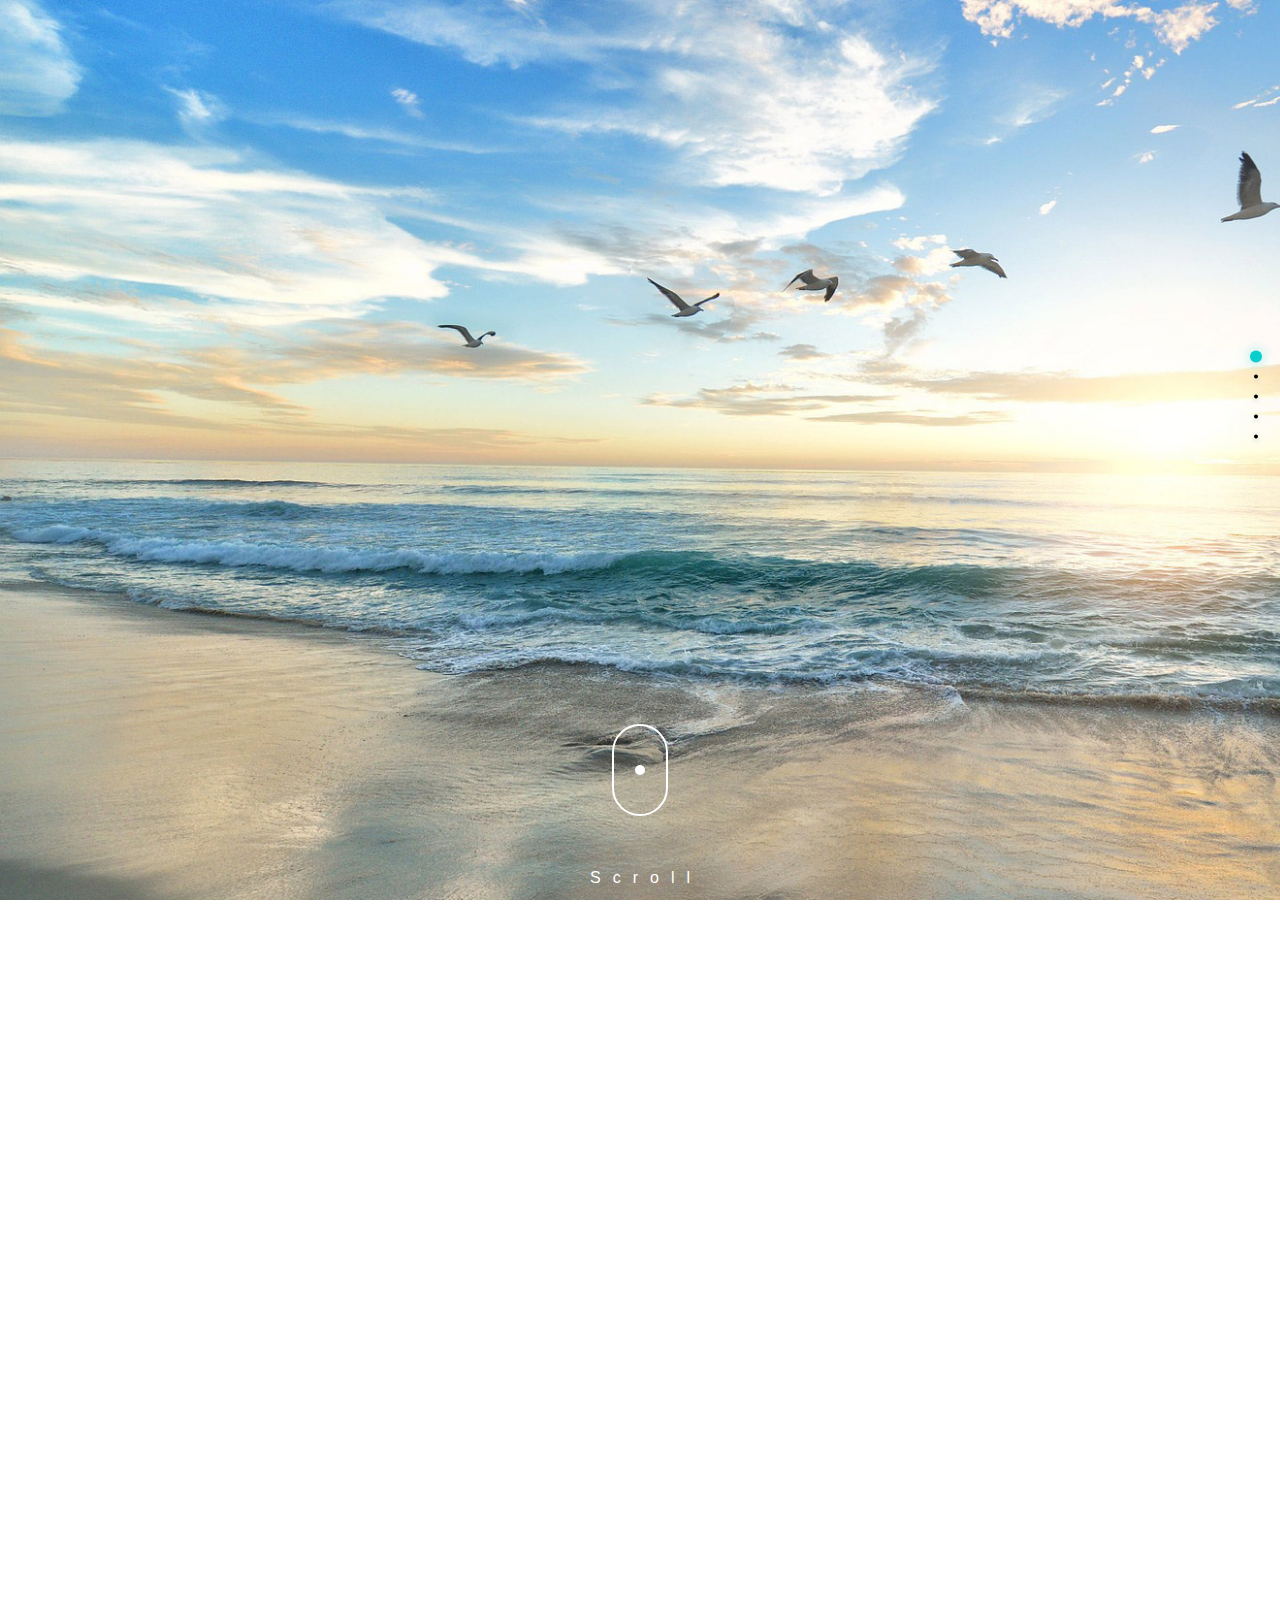
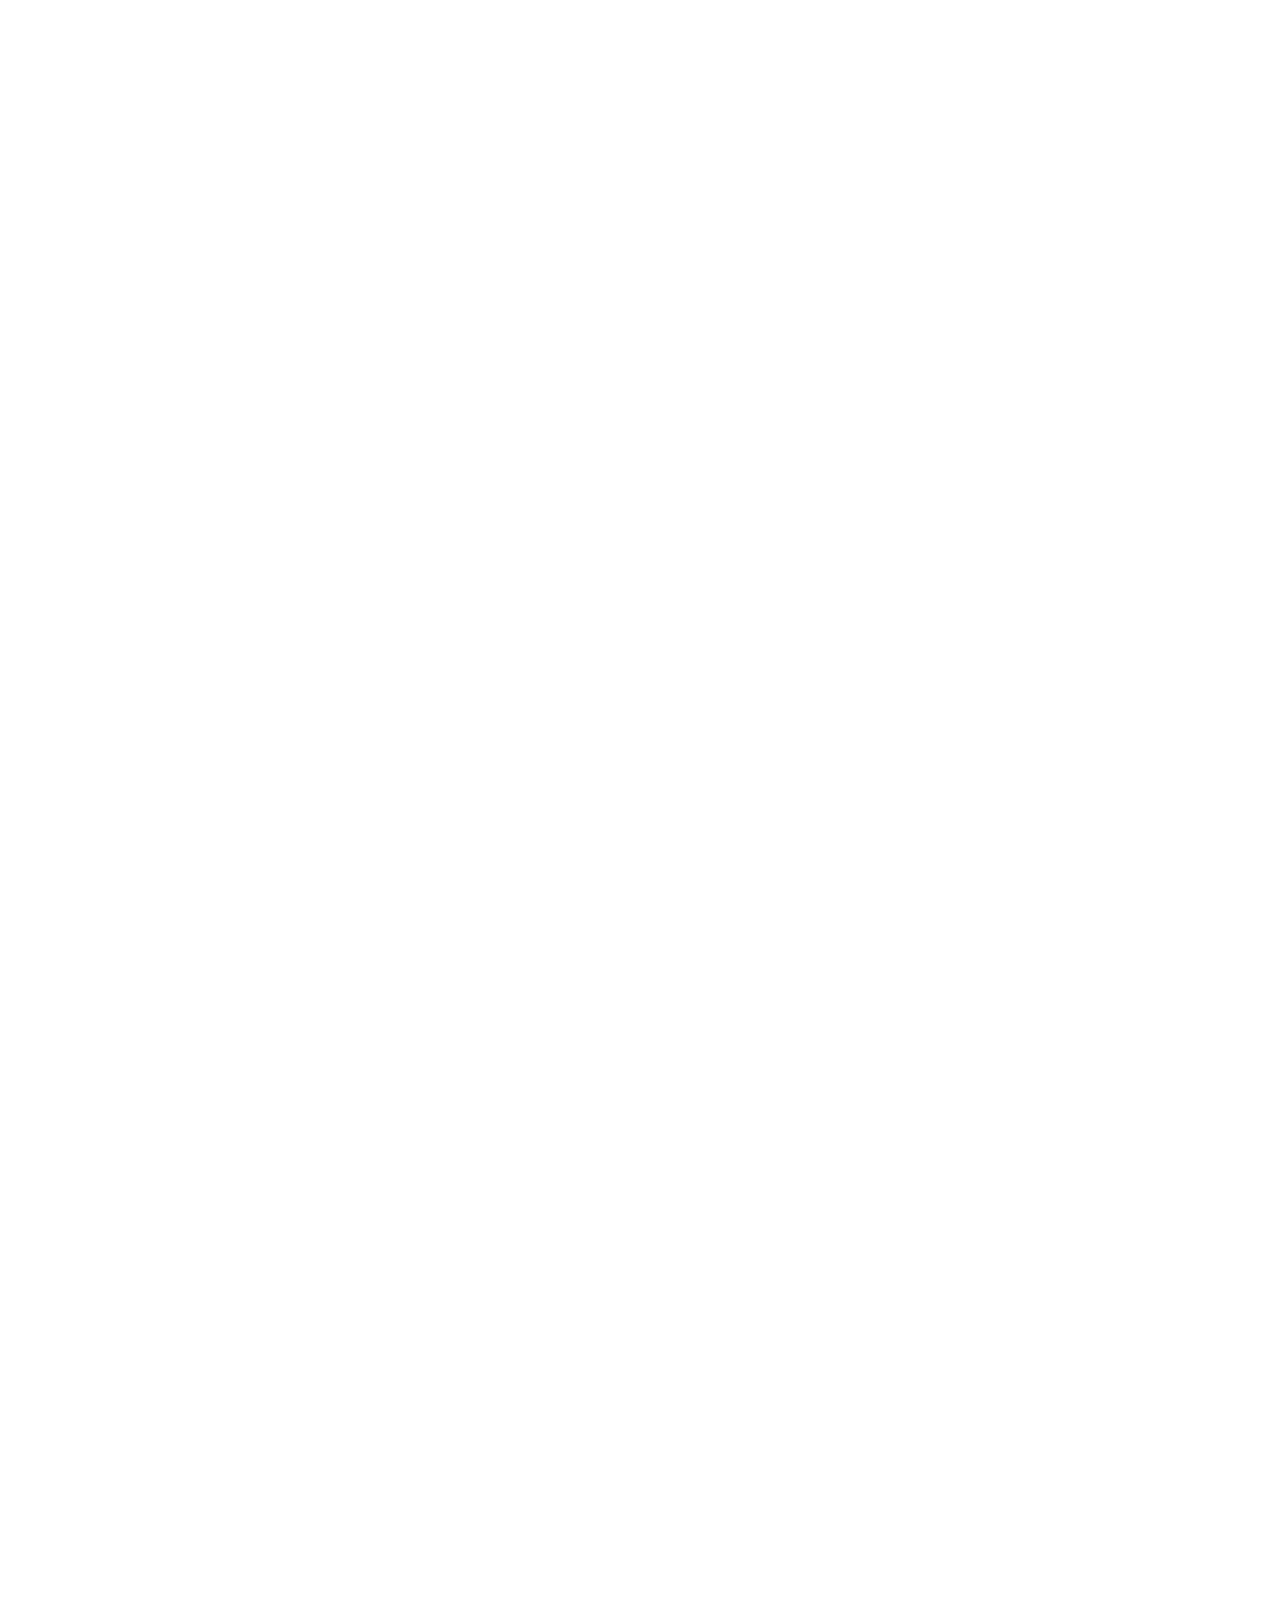
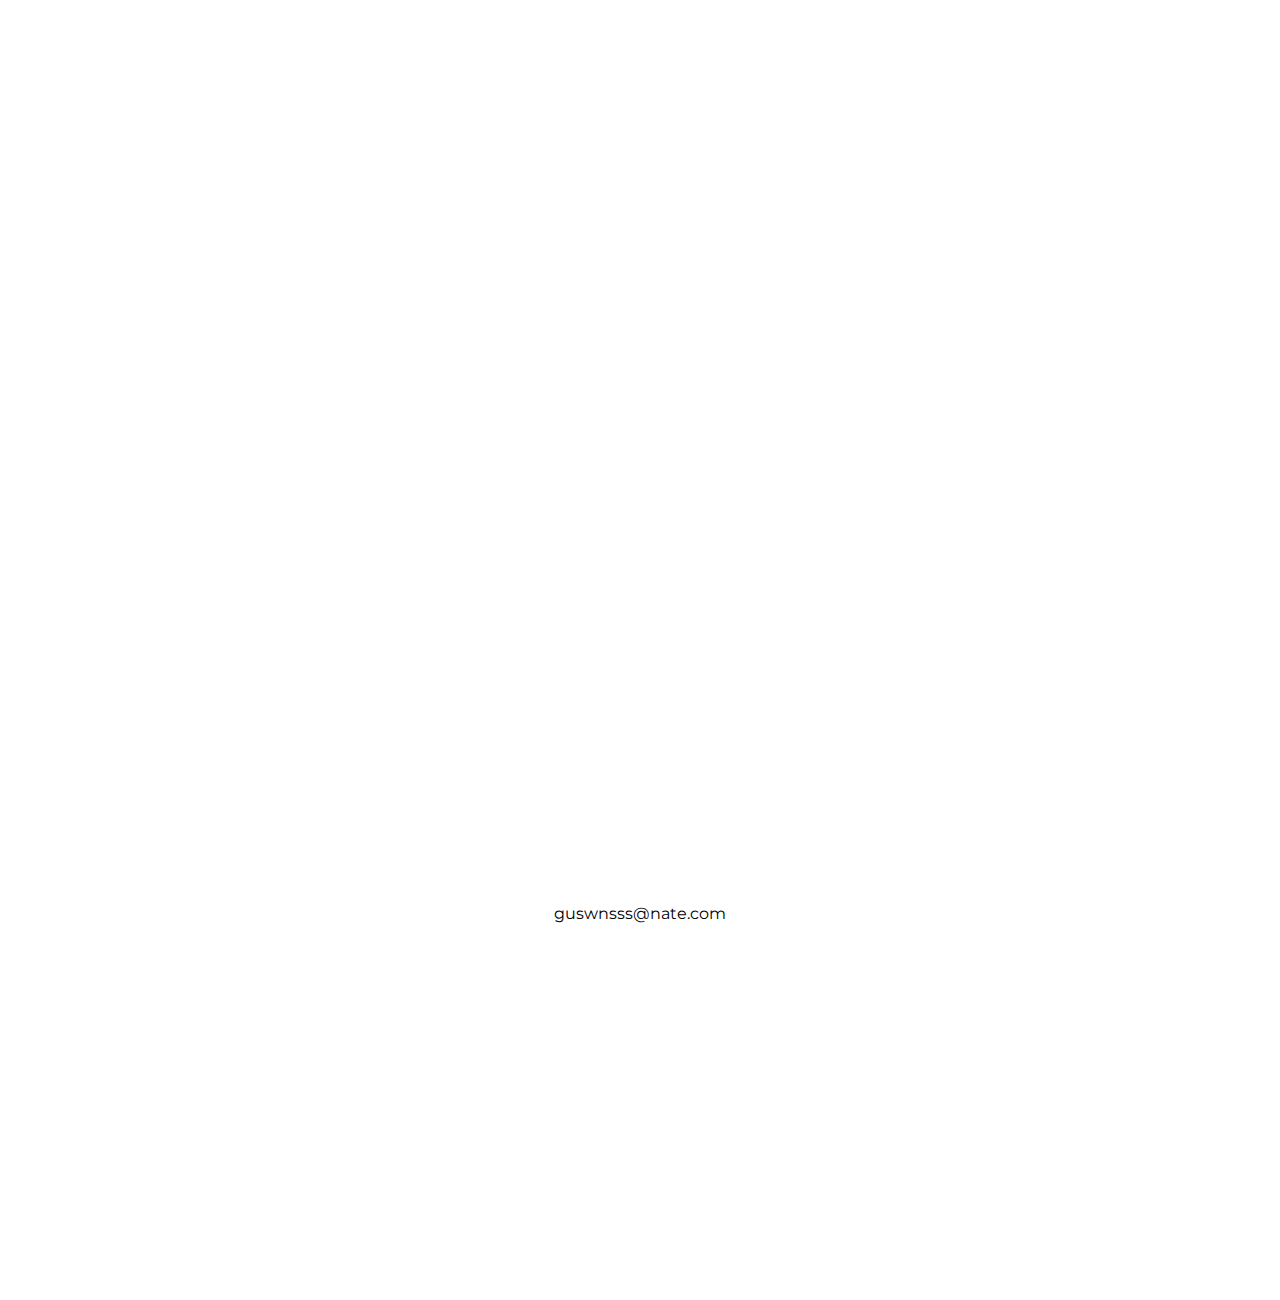
<file: index.html>
<!doctype html>
<html lang="kr">
 <head>
  <meta charset="UTF-8">
  <meta name="viewport" content="width=device-width, initial-scale=1.0">

	<meta property="og:title" content="이현주 - 웹 퍼블리셔 포트폴리오">
	<meta property="og:type" content="website">
	<meta property="og:description" content="웹 퍼블리셔 이현주 포트폴리오입니다.">
	<link rel="stylesheet" href="css/common.css">
	<link rel="stylesheet" href="css/animate.min.css">
	<script src="js/jquery-1.9.1.min.js"></script>
	<script src="js/common.js"></script>
	<script src="js/jquery.fullPage.min.js"></script>
	<script src="js/wow.min.js"></script>	
	<script src="js/slick.js"></script>


  <title>이현주 포토폴리오</title>
 </head>
 <body>
	 <div class="overlay"></div>
	<div id="fullpage">
		
		<div class="section" data-anchor="aboutme">
			<div id="visual">
			
				<h1 class="tit animated fadeInDown delay-06s">WEB PUBLISHER HJ</h1>
				<div class="mouse_area">
					<div class="mouse"></div>
					<p>Scroll</p>
				</div>
			</div>
		</div>
		<div class="section" data-anchor="skills">
			<div class="contents">
				<h2 class="wow  fadeInUp" data-wow-delay="0.2s">ABOUT ME</h2>
				<ul class="skill_list wow  fadeInUp" data-wow-delay="0.2s">
					<li><img src="img/html_img.jpg" alt="html"/></li>
					<li><img src="img/css_img.jpg" alt="css"/></li>
					<li><img src="img/js_img.jpg" alt="javascript"/></li>
					<li><img src="img/jq_img.jpg" alt="jquery" class="w100"/></li>
				</ul>
				<ul class="skill_list wow  fadeInDown" data-wow-delay="0.2s">
					<li><img src="img/ps_img.jpg" alt="photoshop"/></li>
					<li><img src="img/ai_img.jpg" alt="illustratior"/></li>
					<li><img src="img/ed_img.jpg" alt="editplus"/></li>
					<li><img src="img/vs_img.jpg" alt="visual studio"/></li>
				</ul>
			</div>
		</div>

		<div class="section" data-anchor="portfolio">
			<div class="contents wow  fadeInUp" data-wow-delay="0.2s">
				<h2 class="wow  fadeInUp" data-wow-delay="0.2s">PORTFOLIO</h2>
				<div id="flex-container" >
						<!-- slider controls -->

						
						<div id="con1" class="con active">
							<!-- slider items -->
							<ul class="slider-items">
								<li class="slider-item">
									<div class="img"><img src="img/sli_1.jpg" alt="방과후학교 업무 ONE-STOP 플랫폼"></div>
									<div class="slider-content">								
										<div class="flex-column">
											<h2>코디마스터</h2>	
												<div class="sl_con">
													<h3>스팩</h3>
														<p>html. css, javascript, jquey(반응형)</p>
													<h3>참여도</h3>
														<p>웹퍼블리셔 100%</p>
													<h3>기간 </h3>
														<p>2018.06 ~ ing</p>
													</div>
												<div class="btn_area">
													<a href="http://cm.lodev.kr/" class="button" target="new">view</a>
												</div>
										</div>
									</div>
								</li>
								<li class="slider-item">
									<div class="img"><img src="img/sli_2.jpg" alt="로데브"></div>
									<div class="slider-content">								
										<div class="flex-column">
											<h2>로데브</h2>
												<h3>스팩</h3>
													<p>html. css, javascript, jquey(반응형)</p>
												<h3>참여도</h3>
													<p>웹퍼블리셔 100%</p>
												<h3>기간 </h3>
													<p>2018.06 ~ ing</p>
												<div class="btn_area">
													<a href="http://www.lodev.kr/" class="button" target="new">view</a>									
												</div>
										</div>
									</div>
								</li>
								<li class="slider-item">
									<div class="img"><img src="img/sli_3.jpg" alt="거제시문화예술재단"></div>
									<div class="slider-content">								
										<div class="flex-column">
											<h2>거제시문화예술재단</h2>	
												<h3>스팩</h3>
													<p>html. css, javascript, jquey(반응형)</p>
												<h3>참여도</h3>
													<p>웹퍼블리셔 100%</p>
												<h3>기간 </h3>
													<p>2018.06 ~ ing</p>
												<div class="btn_area">
													<a href="https://geojeart.or.kr/index.asp" class="button" target="new">view</a>
												</div>
										</div>
									</div>
								</li>
								<li class="slider-item">
									<div class="img"><img src="img/sli_4.jpg" alt="국립어린이과학관"></div>
									<div class="slider-content">								
										<div class="flex-column">
											<h2>국립어린이과학관</h2>
												<h3>스팩</h3>
													<p>html. css, javascript, jquey(반응형)</p>
												<h3>참여도</h3>
													<p>웹퍼블리셔 100%</p>
												<h3>기간 </h3>
													<p>2018.06 ~ ing</p>
												<div class="btn_area">
													<a href="https://www.csc.go.kr/index.do" class="button" target="new">view</a>									
												</div>
										</div>
									</div>
								</li>
								<li class="slider-item">
									<div class="img"><img src="img/sli_5.jpg" alt="한국교욱개발원 대학역량진단센터"></div>
									<div class="slider-content">								
										<div class="flex-column">
											<h2>한국교욱개발원 대학역량진단센터</h2>
												<h3>스팩</h3>
													<p>html. css, javascript, jquey(반응형)</p>
												<h3>참여도</h3>
													<p>웹퍼블리셔 100%</p>
												<h3>기간 </h3>
													<p>2018.06 ~ ing</p>
												<div class="btn_area">
													<a href="https://uce.kedi.re.kr/main.do" class="button" target="new">view</a>									
												</div>
										</div>
									</div>
								</li>
								<li class="slider-item">
									<div class="img"><img src="img/sli_11.jpg" alt="한국국제문화교류진흥원 영문"></div>
									<div class="slider-content">								
										<div class="flex-column">
											<h2>한국국제문화교류진흥원 영문</h2>
												<h3>스팩</h3>
													<p>html. css, javascript, jquey(반응형)</p>
												<h3>참여도</h3>
													<p>웹퍼블리셔 100%</p>
												<h3>기간 </h3>
													<p>2018.06 ~ ing</p>
												<div class="btn_area">
													<a href="http://eng.kofice.or.kr/" class="button" target="new">view</a>									
												</div>
										</div>
									</div>
								</li>
								<li class="slider-item">
									<div class="img"><img src="img/sli_13.jpg" alt="신청콕"></div>
									<div class="slider-content">								
										<div class="flex-column">
											<h2>신청콕</h2>
												<h3>스팩</h3>
													<p>html. css, javascript, jquey(반응형)</p>
												<h3>참여도</h3>
													<p>웹퍼블리셔 100%</p>
												<h3>기간 </h3>
													<p>2018.06 ~ ing</p>
												<div class="btn_area">
													<a href="http://www.lodev.kr/applyto_new/index.asp" class="button" target="new">view</a>									
												</div>
										</div>
									</div>
								</li>
								<li class="slider-item">
									<div class="img"><img src="img/sli_12.jpg" alt="코디마스터 모바일앱"></div>
									<div class="slider-content">								
										<div class="flex-column">
											<h2>코디마스터 모바일앱</h2>
												<h3>스팩</h3>
													<p>html. css, javascript, jquey(반응형)</p>
												<h3>참여도</h3>
													<p>웹퍼블리셔 100%</p>
												<h3>기간 </h3>
													<p>2011.06 ~ 2018.05</p>
												<div class="btn_area">
													<button type="button" class="button" target="new" id="lay_btn"  layer="10">view</button>																
												</div>
										</div>
									</div>

									<div id="lay_view"layer="10">
										<a href="javascript:;" class="btn_close"><span class="skip">닫기</span></a>
										<div class="view_area">
											<div class="view_in">
												<iframe src="applyto.html" width="100%" height="100%"></iframe>
										</div>
									</div>
								</li>

								<li class="slider-item">
									<div class="img"><img src="img/sli_6.jpg" alt="한림대의료원"></div>
									<div class="slider-content">								
										<div class="flex-column">
											<h2>한림대의료원</h2>
												<h3>스팩</h3>
													<p>html. css, javascript, jquey(반응형)</p>
												<h3>참여도</h3>
													<p>웹퍼블리셔 100%</p>
												<h3>기간 </h3>
													<p>2011.06 ~ 2018.05</p>
												<div class="btn_area">
													<button type="button" class="button" target="new" id="lay_btn"  layer="1">view</button>																
												</div>
										</div>
									</div>

									<div id="lay_view"layer="1">
										<a href="javascript:;" class="btn_close"><span class="skip">닫기</span></a>
										<div class="view_area">
											<div class="view_in">
												<iframe src="hl.html" width="100%" height="100%"></iframe>
										</div>
									</div>
								</li>
								<li class="slider-item">
									<div class="img"><img src="img/sli_7.jpg" alt="한림대의료원"></div>
									<div class="slider-content">								
										<div class="flex-column">
											<h2>한림대학교성심병원</h2>
												<h3>스팩</h3>
													<p>html. css, javascript, jquey(반응형)</p>
												<h3>참여도</h3>
													<p>웹퍼블리셔 100%</p>
												<h3>기간 </h3>
													<p>2011.06 ~ 2018.05</p>
												<div class="btn_area">
													<button type="button" class="button" target="new" id="lay_btn"  layer="3">view</button>																
												</div>
										</div>
									</div>

									<div id="lay_view" layer="3">
										<a href="javascript:;" class="btn_close"><span class="skip">닫기</span></a>
										<div class="view_area">
											<div class="view_in">
												<iframe src="hl_h.html" width="100%" height="100%"></iframe>
										</div>
									</div>
								</li>
								<li class="slider-item">
									<div class="img"><img src="img/sli_8.jpg" alt="한국교욱개발원 대학역량진단센터"></div>
									<div class="slider-content">								
										<div class="flex-column">
											<h2>한림대학교의료원 수련교육부</h2>
												<h3>스팩</h3>
													<p>html. css, javascript, jquey(반응형)</p>
												<h3>참여도</h3>
													<p>웹퍼블리셔 100%</p>
												<h3>기간 </h3>
													<p>2011.06 ~ 2018.05</p>
												<div class="btn_area">
													<a href="http://www.irdoctor.com/" class="button" target="new">view</a>									
												</div>
										</div>
									</div>
								</li>
								<li class="slider-item">
									<div class="img"><img src="img/sli_9.jpg" alt="한국교욱개발원 대학역량진단센터"></div>
									<div class="slider-content">								
										<div class="flex-column">
											<h2>한림대학교성심병원 의학도서관</h2>
												<h3>스팩</h3>
													<p>html. css, javascript, jquey(반응형)</p>
												<h3>참여도</h3>
													<p>웹퍼블리셔 100%</p>
												<h3>기간 </h3>
													<p>2011.06 ~ 2018.05</p>
												<div class="btn_area">
													<a href="https://dl.hallym.or.kr/hl/" class="button" target="new">view</a>									
												</div>
										</div>
									</div>
								</li>
							
							</ul>
							<div class="slider-control">
								<button class="prev font-14"><svg width="64" height="64" fill="none" xmlns="http://www.w3.org/2000/svg" role="img"><path d="M40 48 24 32l16-16" stroke="#000" stroke-width="2" stroke-linecap="round" stroke-linejoin="round"></path></svg></button>
								<button class="next font-14"><svg width="64" height="64" fill="none" xmlns="http://www.w3.org/2000/svg" role="img"><path d="M40 48 24 32l16-16" stroke="#000" stroke-width="2" stroke-linecap="round" stroke-linejoin="round"></path></svg></button>
							</div>
						
							
						</div>
					</div>
				</div>
		</div>

		<div class="section" data-anchor="design">
			<div class="contents">
				<h2 class="wow  fadeInUp" data-wow-delay="0.2s">DESIGN</h2>
				<ul class="app_list wow  fadeInUp" data-wow-delay="0.2s">
					<li><a href="https://hallym.hallym.or.kr/hallymuniv_sub.asp?left_menu=left_mguide&screen=ptm998_01" target="_new"><img src="img/app_1.jpg" alt="복약알리미 앱" class="autoimg" decoding="async" data-nimg="fill"/></a></li>
					<li><a href="https://hallym.hallym.or.kr/hallymuniv_sub.asp?left_menu=left_mguide&screen=ptm998_03" target="_new"><img src="img/app_2.jpg" alt="Smart Self Health Check 앱" class="autoimg" decoding="async" data-nimg="fill"/></a></li>
					<li><button type="button" id="app_btn"  layer="4"><img src="img/app_3.jpg" alt="Hallym Health Note" class="autoimg" decoding="async" data-nimg="fill"/></button>
						<div id="lay_view" layer="4">
							<a href="javascript:;" class="btn_close"><span class="skip">닫기</span></a>
							<div class="view_area">
								<div class="view_in">
									<iframe src="app_view1.html" width="100%" height="100%"></iframe>
							</div>
						</div>
					</li>
					<li><button type="button" id="app_btn"  layer="5"><img src="img/app_4.jpg" alt="Hallym EMS Pre-notification System" class="autoimg" decoding="async" data-nimg="fill"/></button>
						<div id="lay_view" layer="5">
							<a href="javascript:;" class="btn_close"><span class="skip">닫기</span></a>
							<div class="view_area">
								<div class="view_in">
									<iframe src="app_view2.html" width="100%" height="100%"></iframe>
							</div>
						</div>
					</li>
					<li><button type="button" id="app_btn"  layer="6"><img src="img/app_5.jpg" alt="티켓디자인" class="autoimg" decoding="async" data-nimg="fill"/></button>
						<div id="lay_view" layer="6">
							<a href="javascript:;" class="btn_close"><span class="skip">닫기</span></a>
							<div class="view_area">
								<div class="view_in">
									<iframe src="app_view3.html" width="100%" height="100%"></iframe>
							</div>
						</div>
					</li>
					<li><button type="button" id="app_btn"  layer="7"><img src="img/app_6.jpg" alt="국립어린이과학관 키오스크" class="autoimg" decoding="async" data-nimg="fill"/></button>
						<div id="lay_view" layer="7">
							<a href="javascript:;" class="btn_close"><span class="skip">닫기</span></a>
							<div class="view_area">
								<div class="view_in">
									<iframe src="app_view4.html" width="100%" height="100%"></iframe>
							</div>
						</div>
					</li>
					<li><button type="button" id="app_btn"  layer="8"><img src="img/app_7.jpg" alt="에듀플러스 박람회 디자인" class="autoimg" decoding="async" data-nimg="fill"/></button>
						<div id="lay_view" layer="8">
							<a href="javascript:;" class="btn_close"><span class="skip">닫기</span></a>
							<div class="view_area">
								<div class="view_in">
									<iframe src="app_view5.html" width="100%" height="100%"></iframe>
							</div>
						</div>
					</li>
					<li><button type="button" id="app_btn"  layer="9"><img src="img/app_8.jpg" alt="코디마스터 리플렛" class="autoimg" decoding="async" data-nimg="fill"/></button>
						<div id="lay_view" layer="9">
							<a href="javascript:;" class="btn_close"><span class="skip">닫기</span></a>
							<div class="view_area">
								<div class="view_in">
									<iframe src="app_view6.html" width="100%" height="100%"></iframe>
							</div>
						</div>
					</li>

				</ul>
			</div>
		</div>

		<div class="section" data-anchor="design">
			<div class="contents">
				<h2 class="wow  fadeInUp" data-wow-delay="0.2s">CONTACT</h2>
					<p class="contact"><a href="mailto:guswnsss@nate.com" class="">guswnsss@nate.com</a></p>
			</div>
		</div>


		
					</div>
				</div>
		</div>



		
		
	</div>
	
 </body>
</html>
</file>
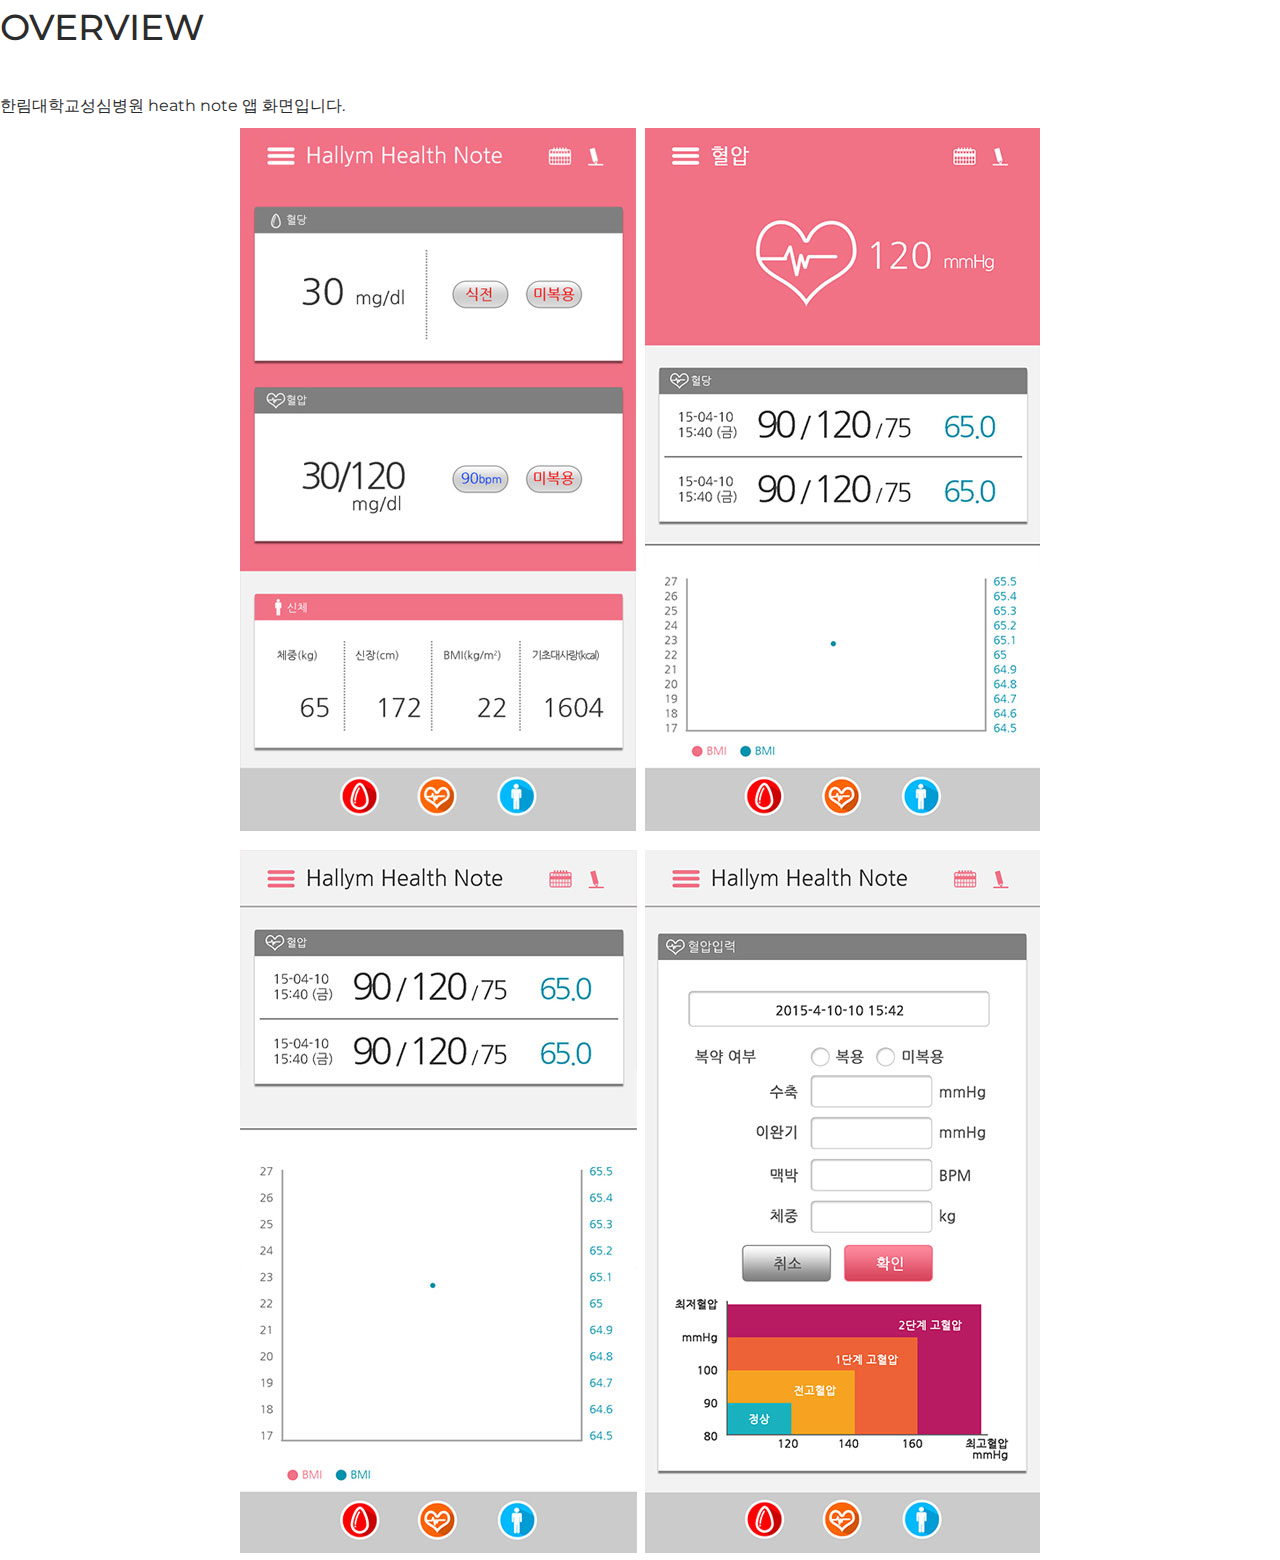
<file: app_view1.html>
<!doctype html>
<html lang="kr">
 <head>
  <meta charset="UTF-8">
  <meta name="viewport" content="width=device-width, initial-scale=1.0">

	<meta property="og:title" content="이현주 - 웹 퍼블리셔 포트폴리오">
	<meta property="og:type" content="website">
	<meta property="og:description" content="웹 퍼블리셔 이현주 포트폴리오입니다.">
	<link rel="stylesheet" href="css/common.css">
  <title>Document</title>
 </head>
 <body>
	<h3 class="if">OVERVIEW</h3>
		<p class="if">한림대학교성심병원 heath note 앱 화면입니다.</p>
			<div class="if"><img src="img/app_3_view.jpg" alt="림대학교성심병원 heath note 앱" class="w_100"/></div>
 </body>
</html>
</file>
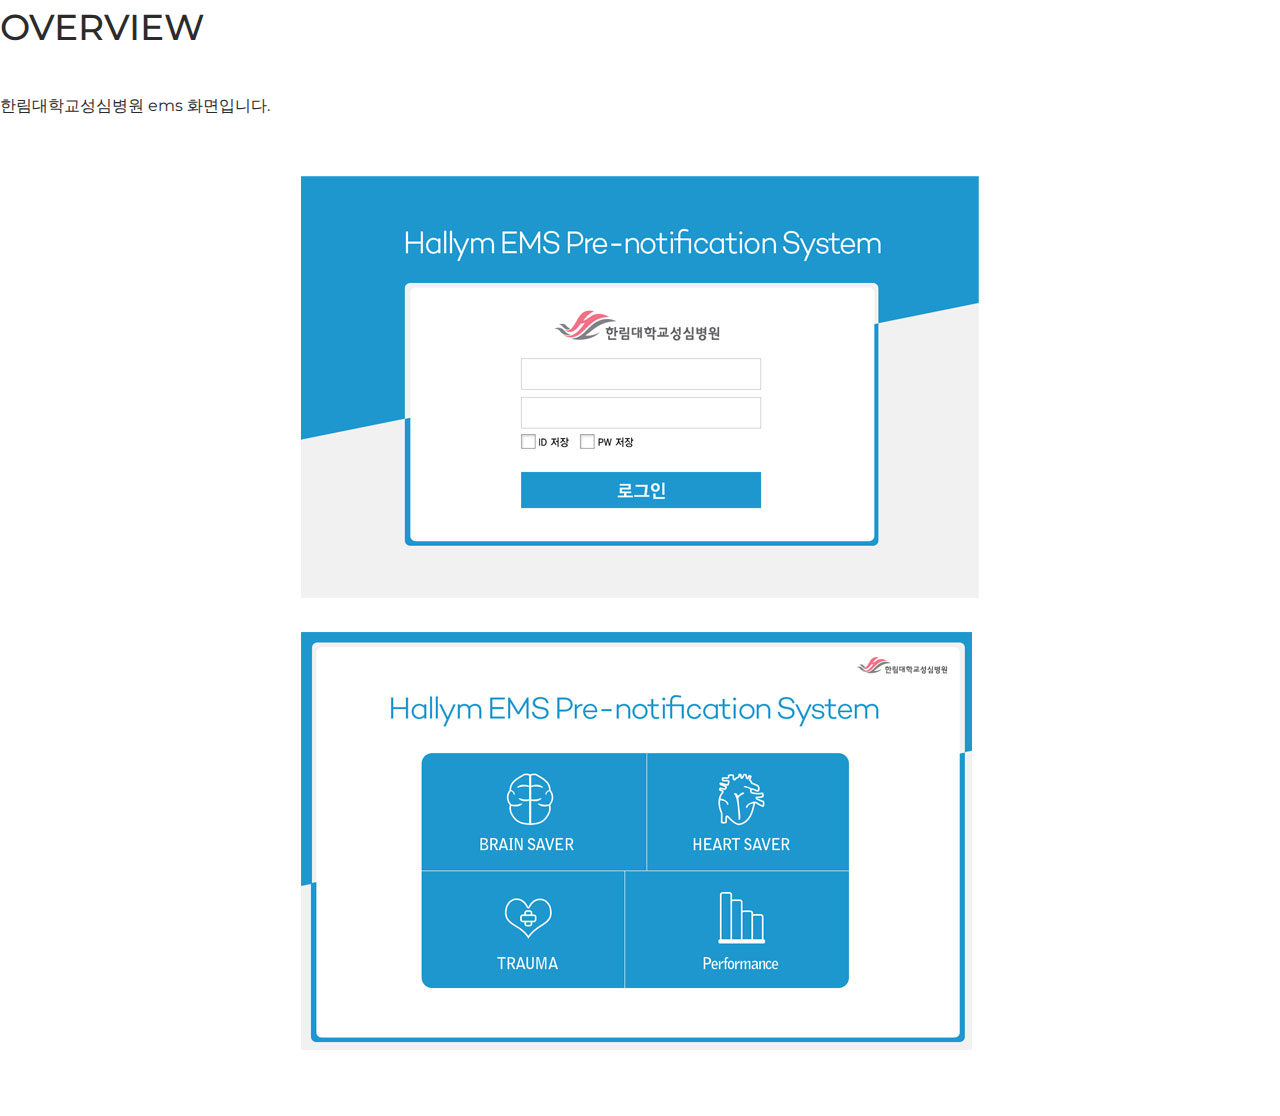
<file: app_view2.html>
<!doctype html>
<html lang="kr">
 <head>
  <meta charset="UTF-8">
  <meta name="viewport" content="width=device-width, initial-scale=1.0">

	<meta property="og:title" content="이현주 - 웹 퍼블리셔 포트폴리오">
	<meta property="og:type" content="website">
	<meta property="og:description" content="웹 퍼블리셔 이현주 포트폴리오입니다.">
	<link rel="stylesheet" href="css/common.css">
  <title>Document</title>
 </head>
 <body>
	<h3 class="if">OVERVIEW</h3>
		<p class="if">한림대학교성심병원 ems 화면입니다.</p>
			<div class="if"><img src="img/app_4_view.jpg" alt="한림대학교성심병원 ems"  class="w_100"/></div>
 </body>
</html>
</file>
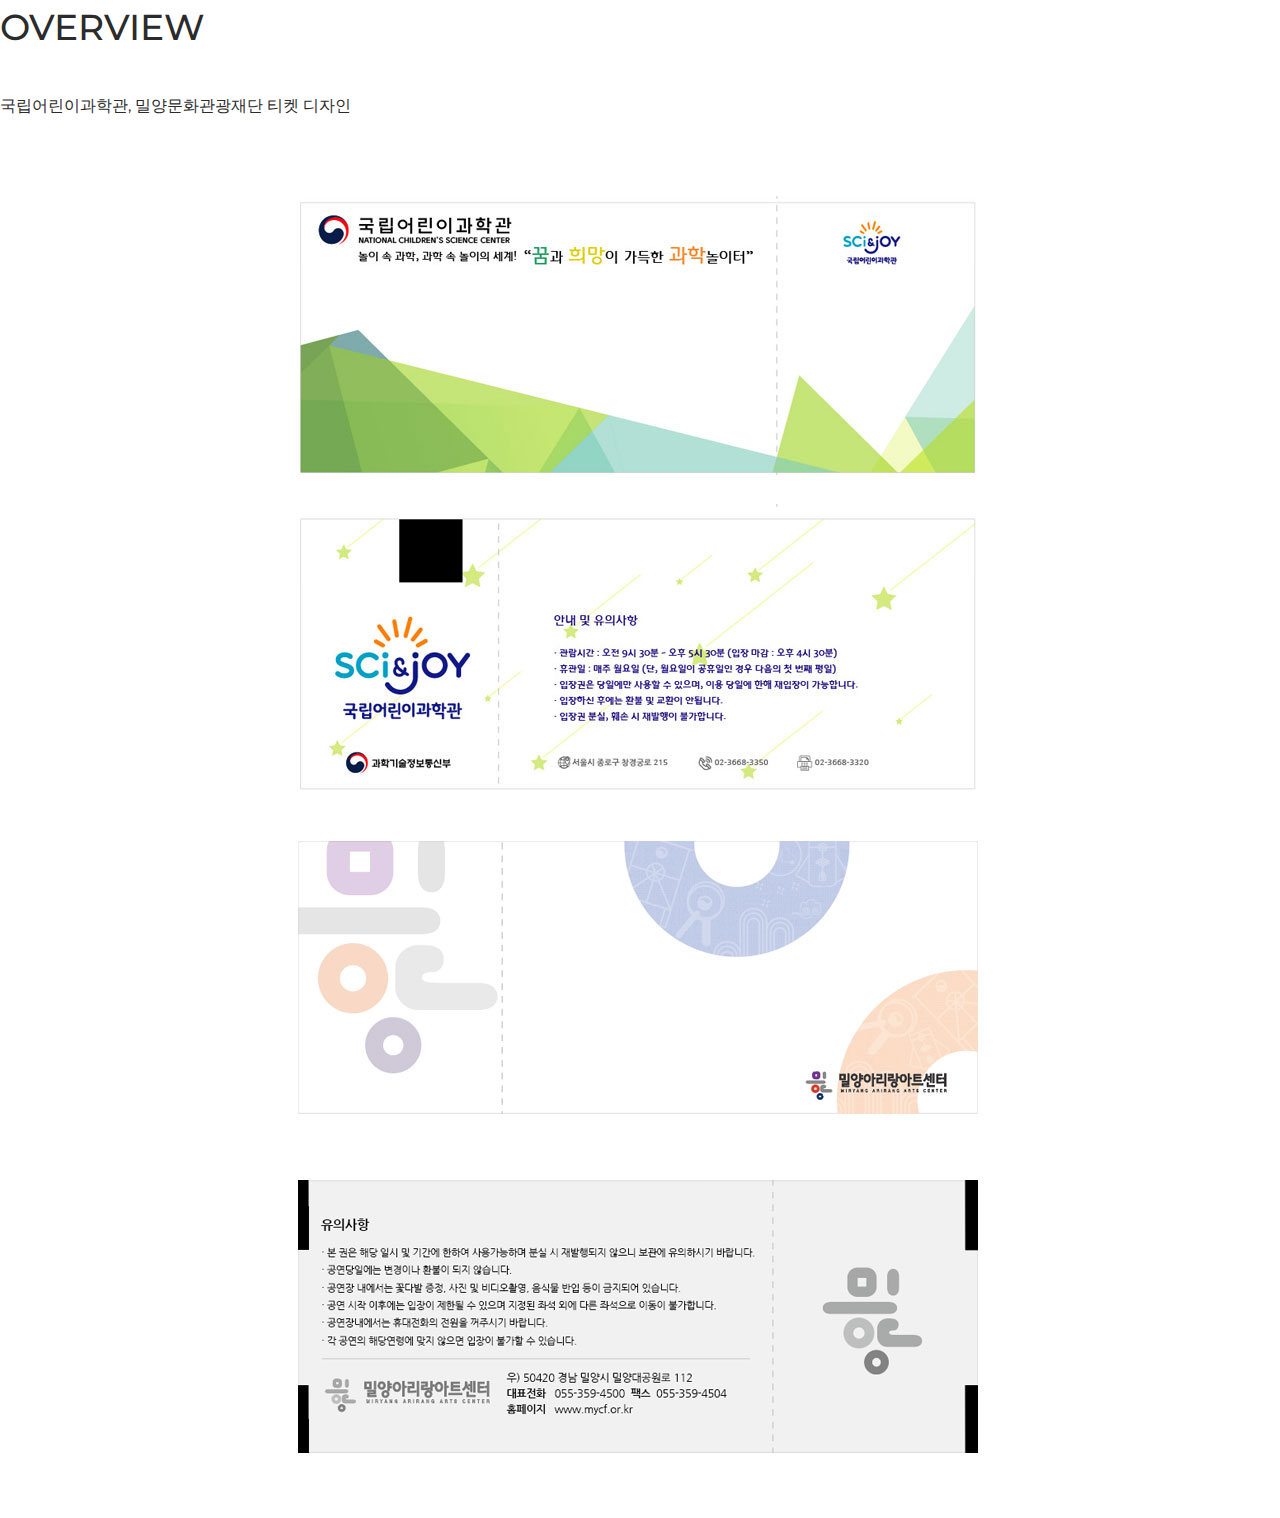
<file: app_view3.html>
<!doctype html>
<html lang="kr">
 <head>
  <meta charset="UTF-8">
  <meta name="viewport" content="width=device-width, initial-scale=1.0">

	<meta property="og:title" content="이현주 - 웹 퍼블리셔 포트폴리오">
	<meta property="og:type" content="website">
	<meta property="og:description" content="웹 퍼블리셔 이현주 포트폴리오입니다.">
	<link rel="stylesheet" href="css/common.css">
  <title>Document</title>
 </head>
 <body>
	<h3 class="if">OVERVIEW</h3>
		<p class="if">국립어린이과학관, 밀양문화관광재단 티켓 디자인</p>
			<div class="if"><img src="img/app_5_view.jpg" alt="국립어린이과학관, 밀양문화관광재단 티켓 디자인" class="w_100"/></div>
 </body>
</html>
</file>
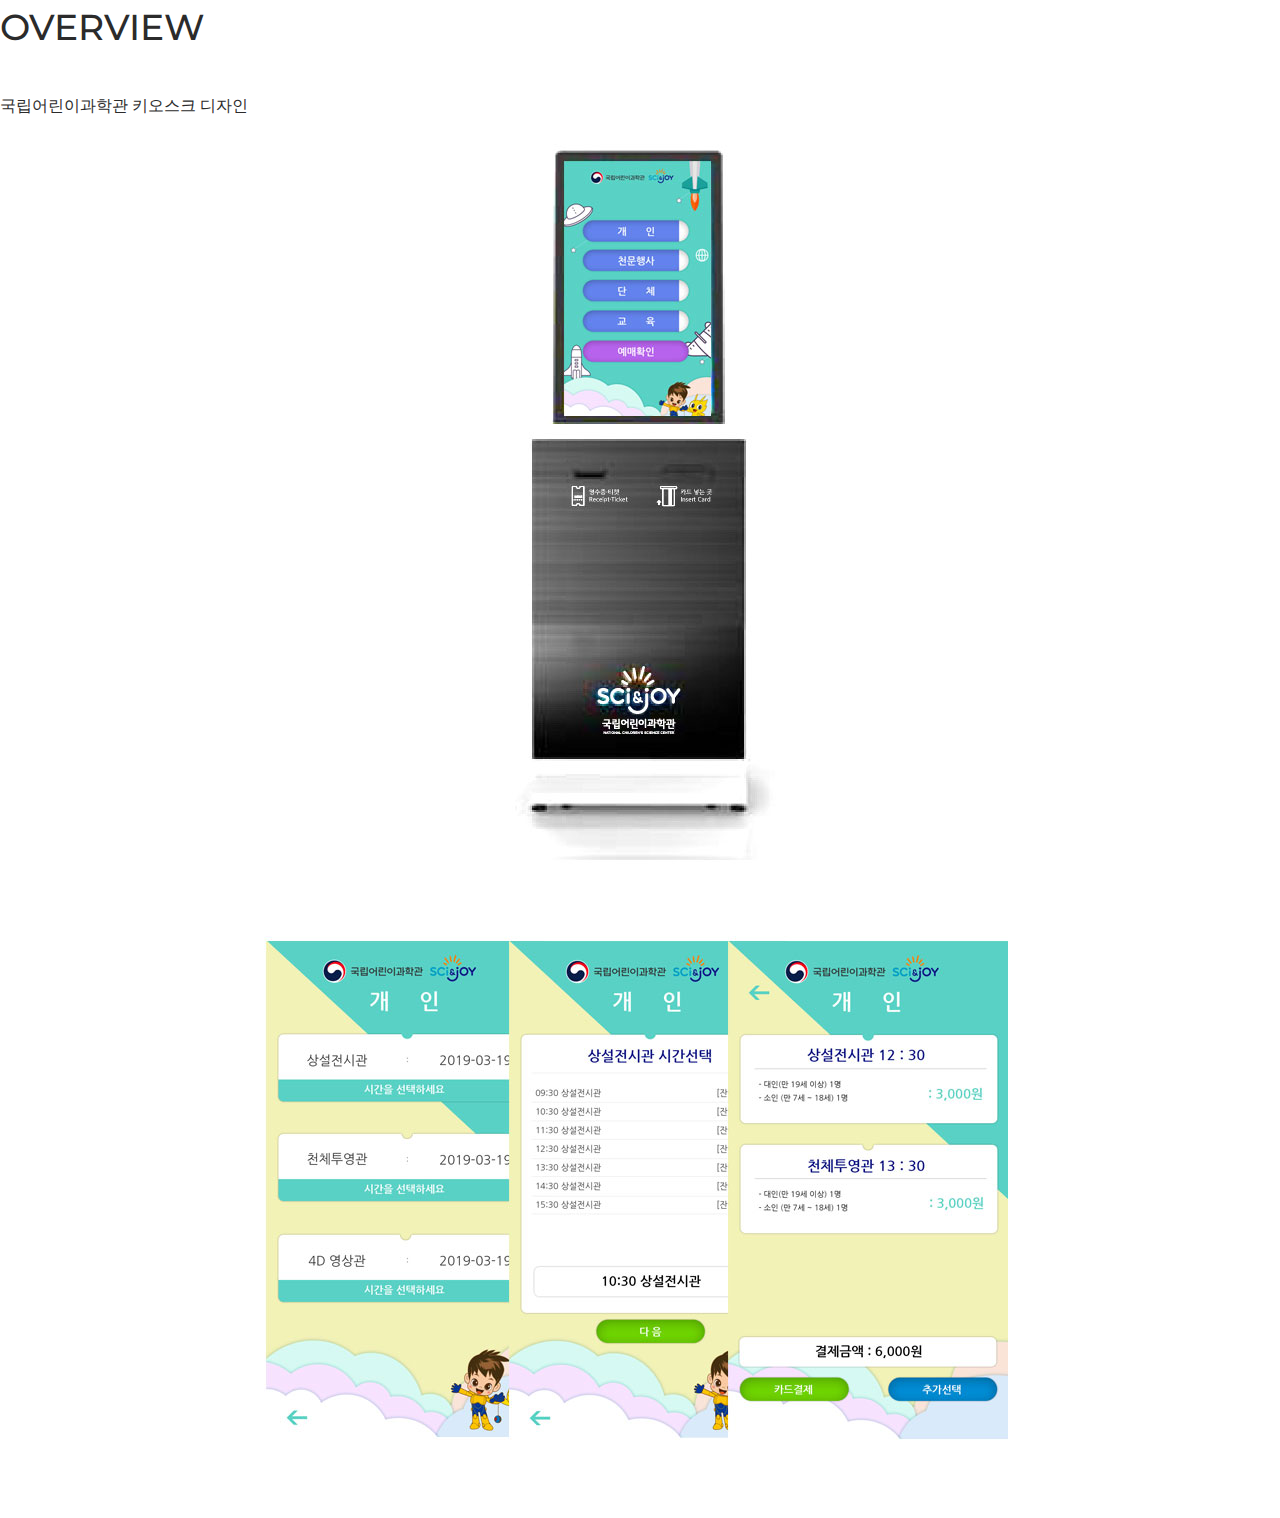
<file: app_view4.html>
<!doctype html>
<html lang="kr">
 <head>
  <meta charset="UTF-8">
  <meta name="viewport" content="width=device-width, initial-scale=1.0">

	<meta property="og:title" content="이현주 - 웹 퍼블리셔 포트폴리오">
	<meta property="og:type" content="website">
	<meta property="og:description" content="웹 퍼블리셔 이현주 포트폴리오입니다.">
	<link rel="stylesheet" href="css/common.css">
  <title>Document</title>
 </head>
 <body>
	<h3 class="if">OVERVIEW</h3>
		<p class="if">국립어린이과학관 키오스크 디자인</p>
			<div class="if"><img src="img/app_6_view.jpg" alt="국립어린이과학관 키오스크" class="w_100"/></div>
 </body>
</html>
</file>
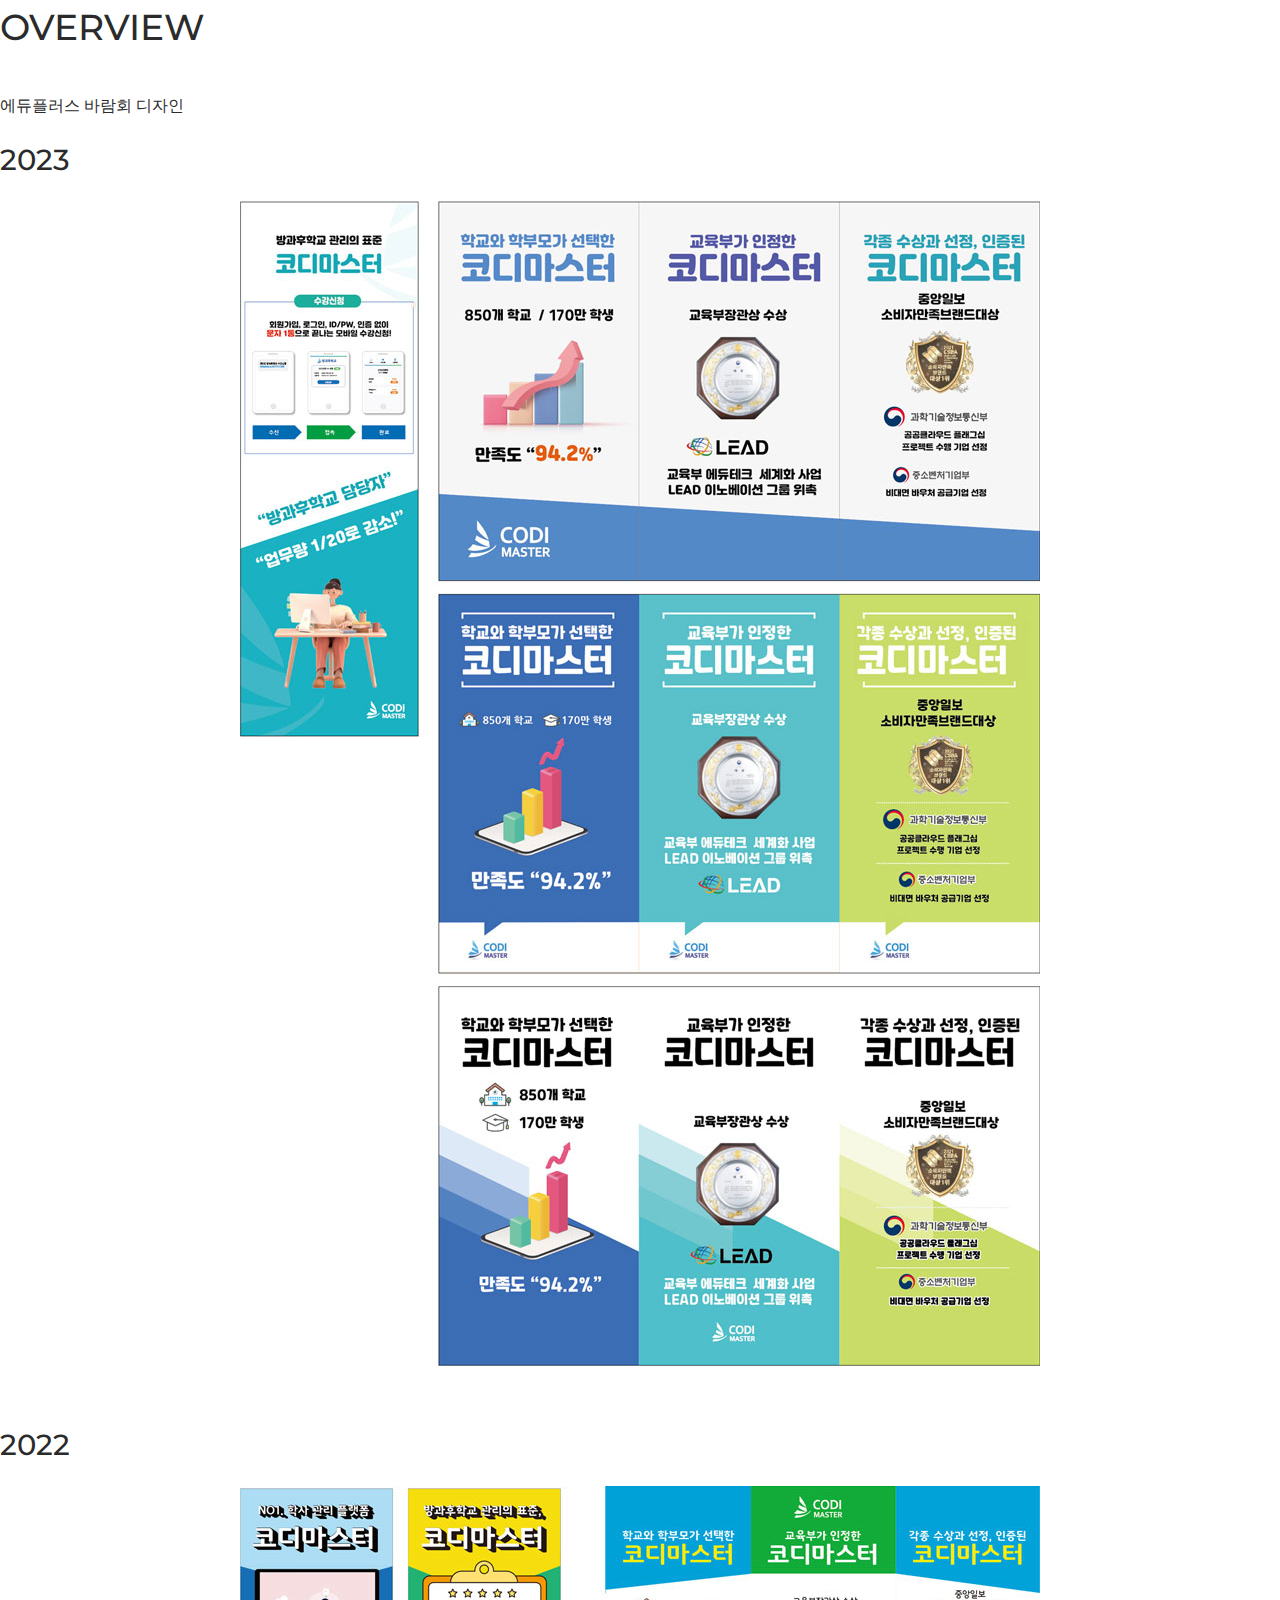
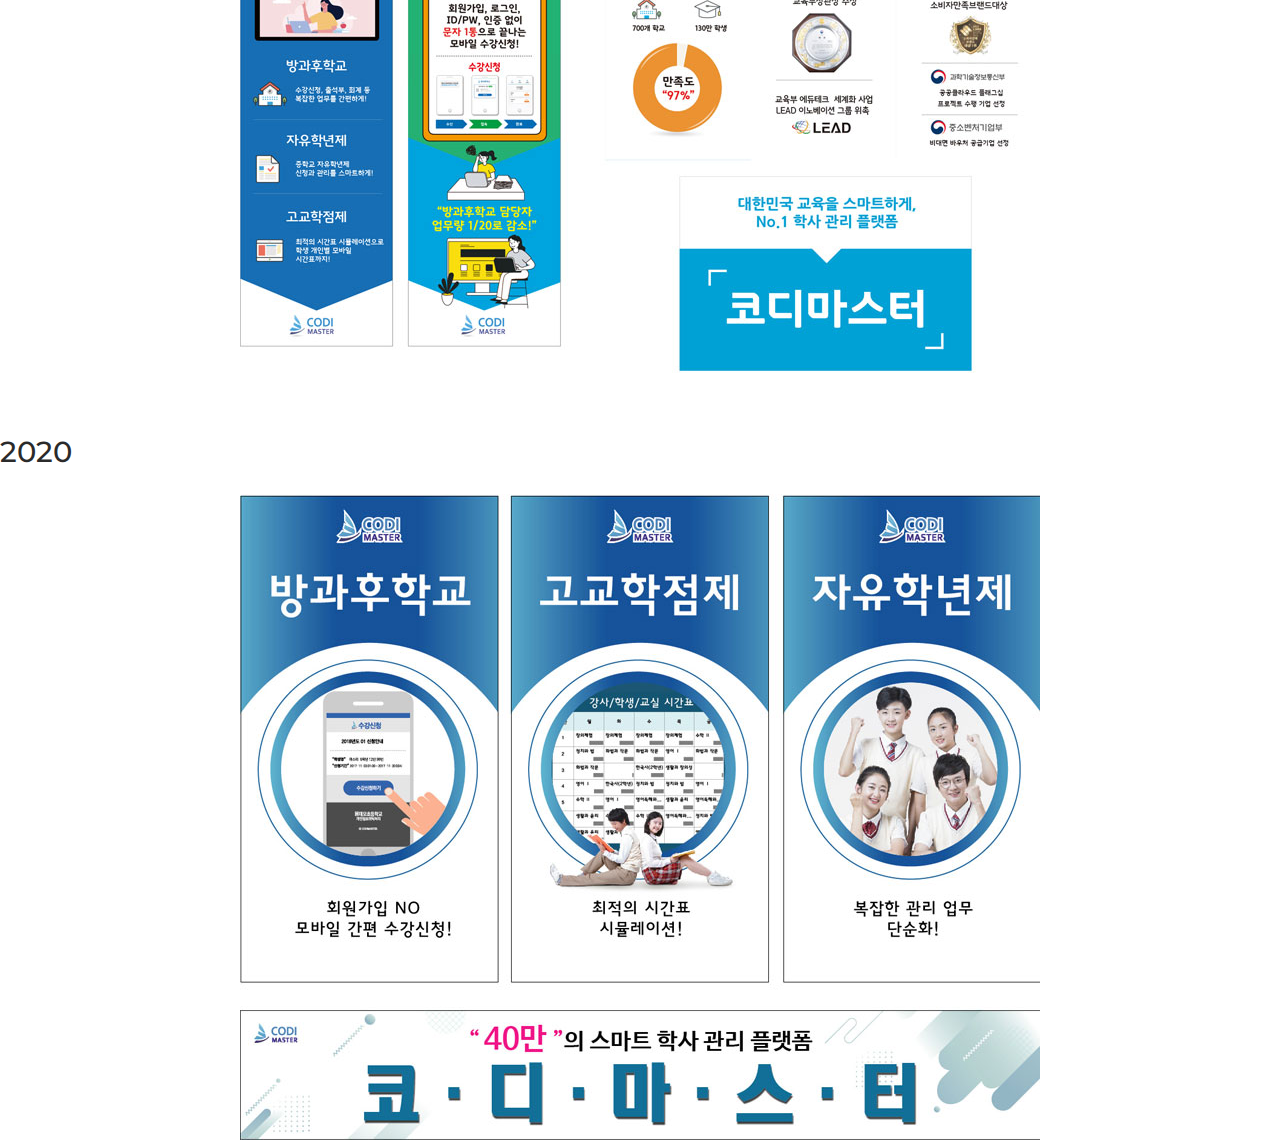
<file: app_view5.html>
<!doctype html>
<html lang="kr">
 <head>
  <meta charset="UTF-8">
  <meta name="viewport" content="width=device-width, initial-scale=1.0">

	<meta property="og:title" content="이현주 - 웹 퍼블리셔 포트폴리오">
	<meta property="og:type" content="website">
	<meta property="og:description" content="웹 퍼블리셔 이현주 포트폴리오입니다.">
	<link rel="stylesheet" href="css/common.css">
  <title>Document</title>
 </head>
 <body>
	<h3 class="if">OVERVIEW</h3>
		<p class="if">에듀플러스 바람회 디자인</p>
			<h4  class="if">2023</h4>
				<div class="if"><img src="img/ed_2023.jpg" alt="2023 디자인" class="w_100"/></div>		
	 		<h4  class="if">2022</h4>
				<div class="if"><img src="img/ed_2022.jpg" alt="2022 디자인" class="w_100"/></div>
			 <h4  class="if">2020</h4>
				<div class="if"><img src="img/ed_2020.jpg" alt="2020 디자인" class="w_100"/></div>
			
			
 </body>
</html>
</file>
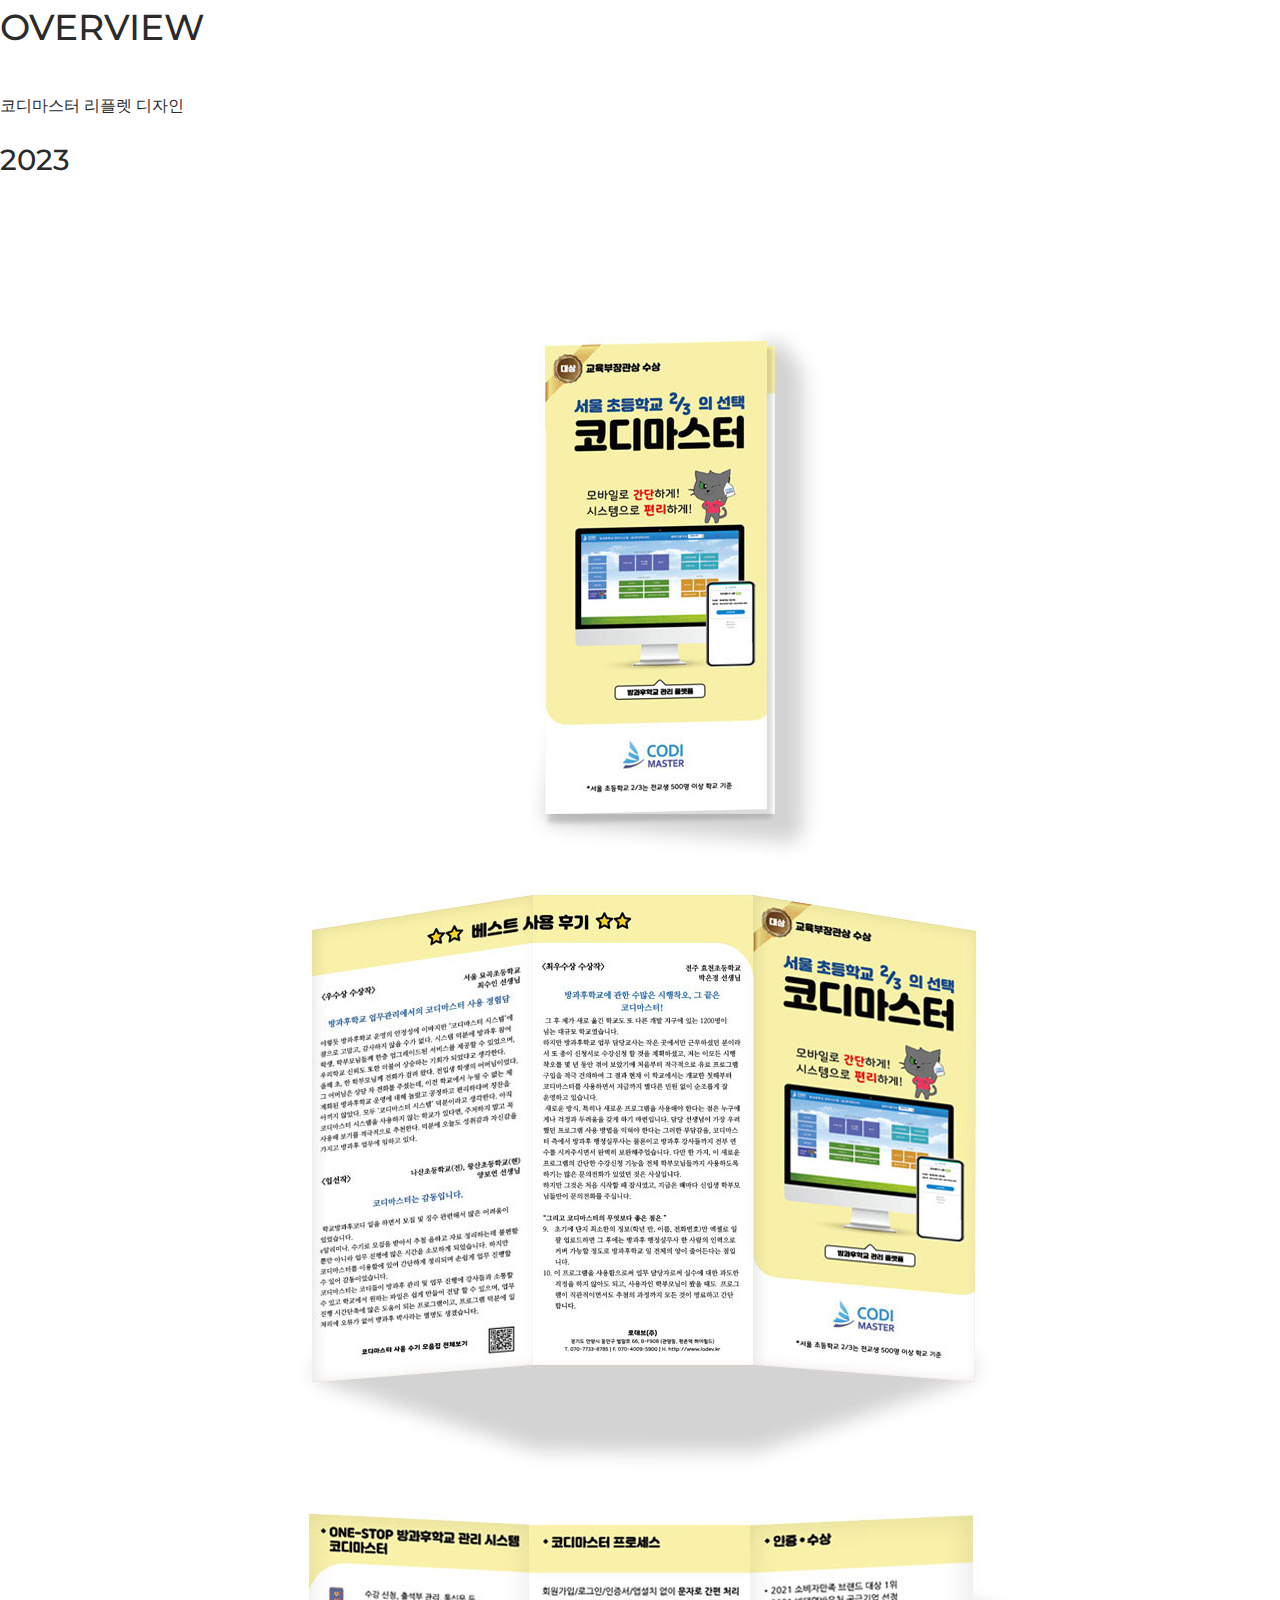
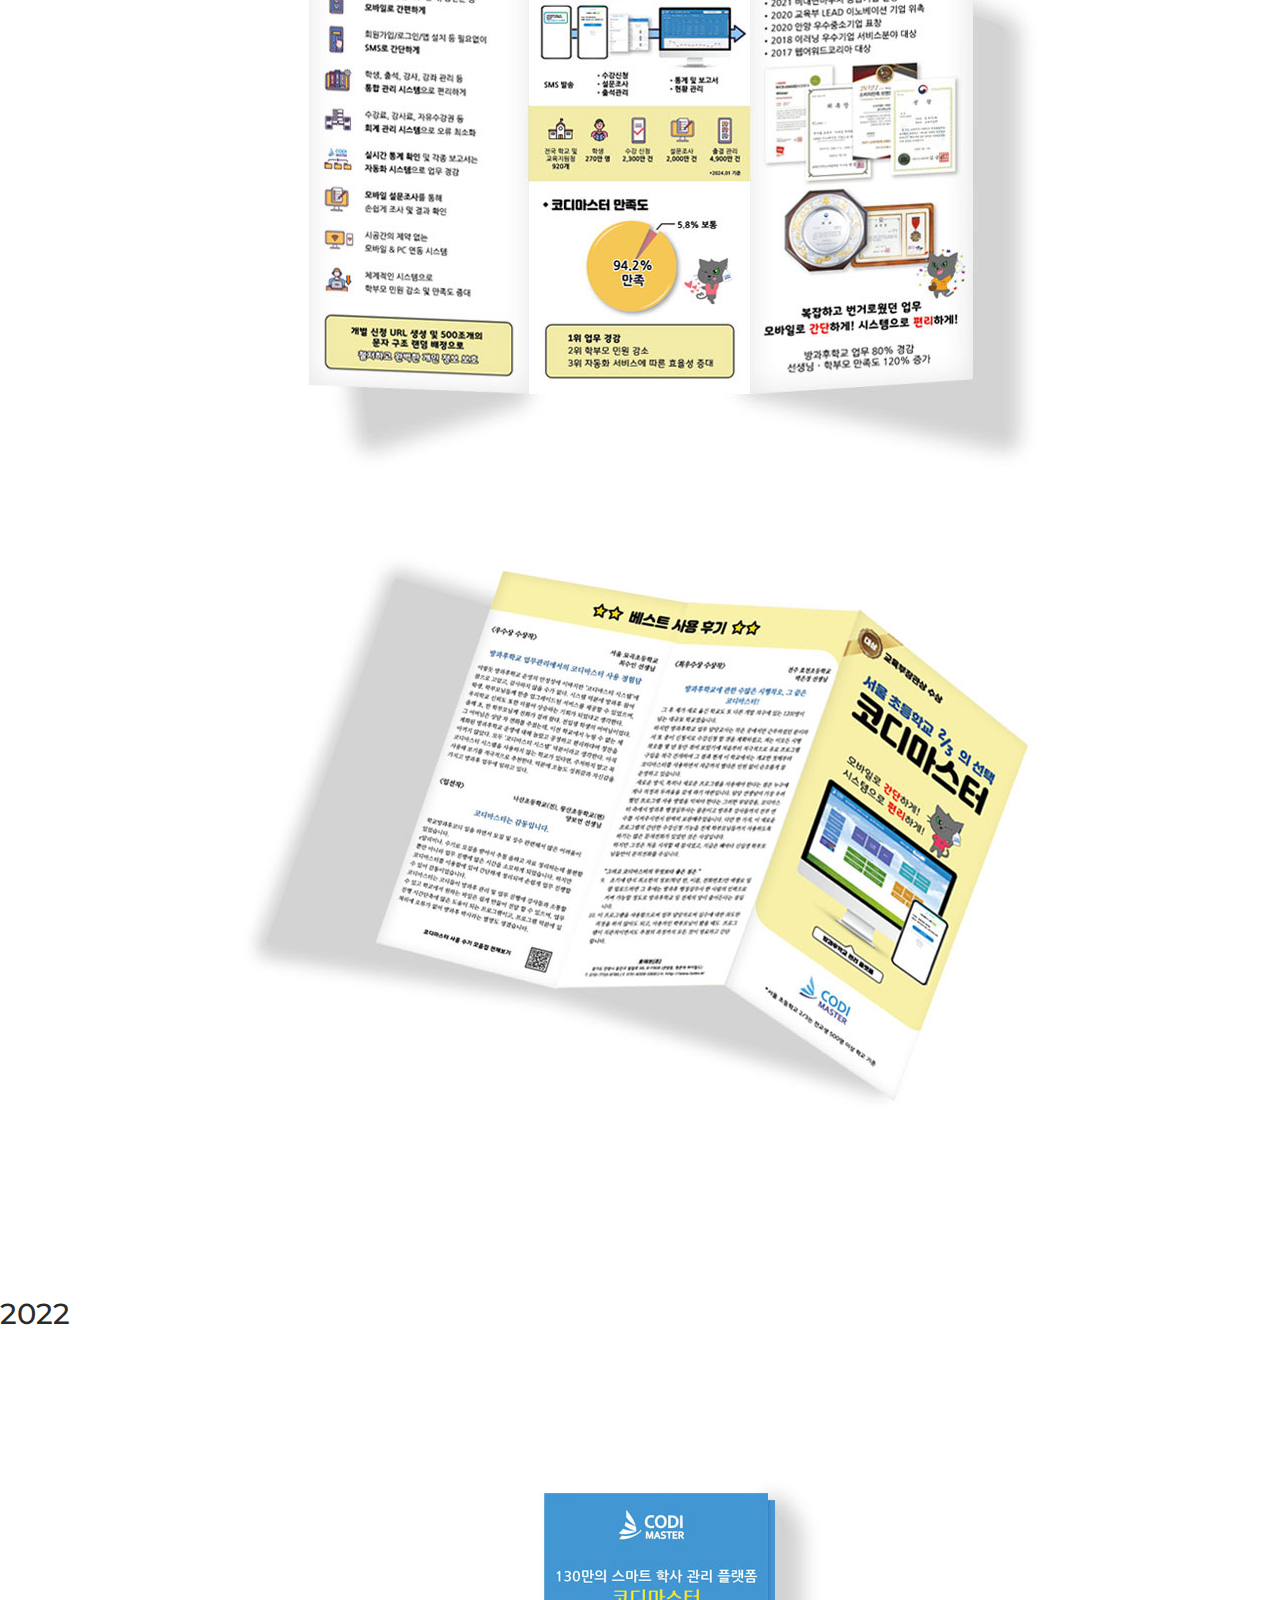
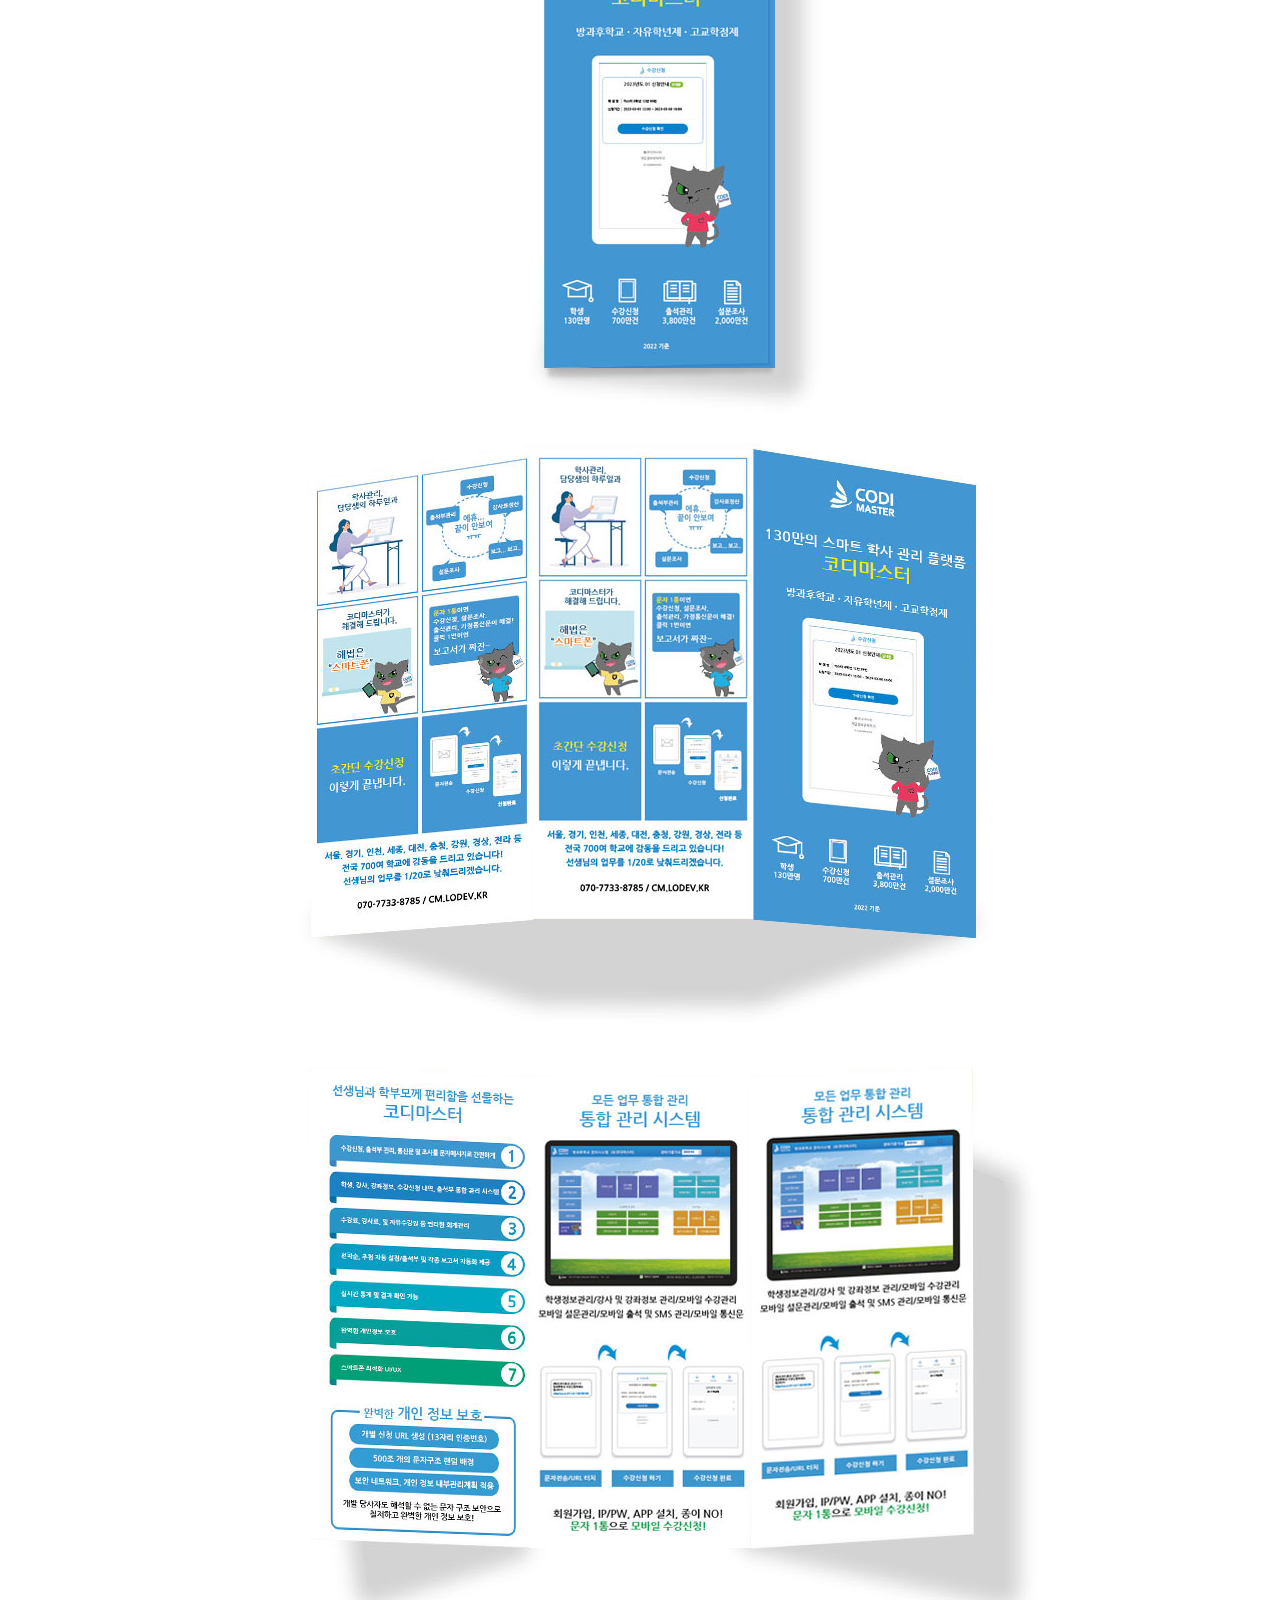
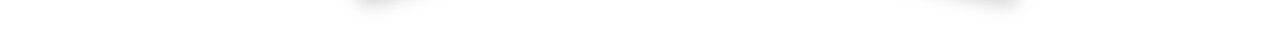
<file: app_view6.html>
<!doctype html>
<html lang="kr">
 <head>
  <meta charset="UTF-8">
  <meta name="viewport" content="width=device-width, initial-scale=1.0">

	<meta property="og:title" content="이현주 - 웹 퍼블리셔 포트폴리오">
	<meta property="og:type" content="website">
	<meta property="og:description" content="웹 퍼블리셔 이현주 포트폴리오입니다.">
	<link rel="stylesheet" href="css/common.css">
  <title>Document</title>
 </head>
 <body>
	<h3 class="if">OVERVIEW</h3>
		<p class="if">코디마스터 리플렛 디자인</p>
			<h4  class="if">2023</h4>
				<div class="if"><img src="img/ri_1.jpg" alt="2023코디마스터 리플렛" class="w_100"/></div>
			<h4  class="if">2022</h4>
				<div class="if"><img src="img/ri_2.jpg" alt="2022코디마스터 리플렛" class="w_100"/></div>
 </body>
</html>
</file>
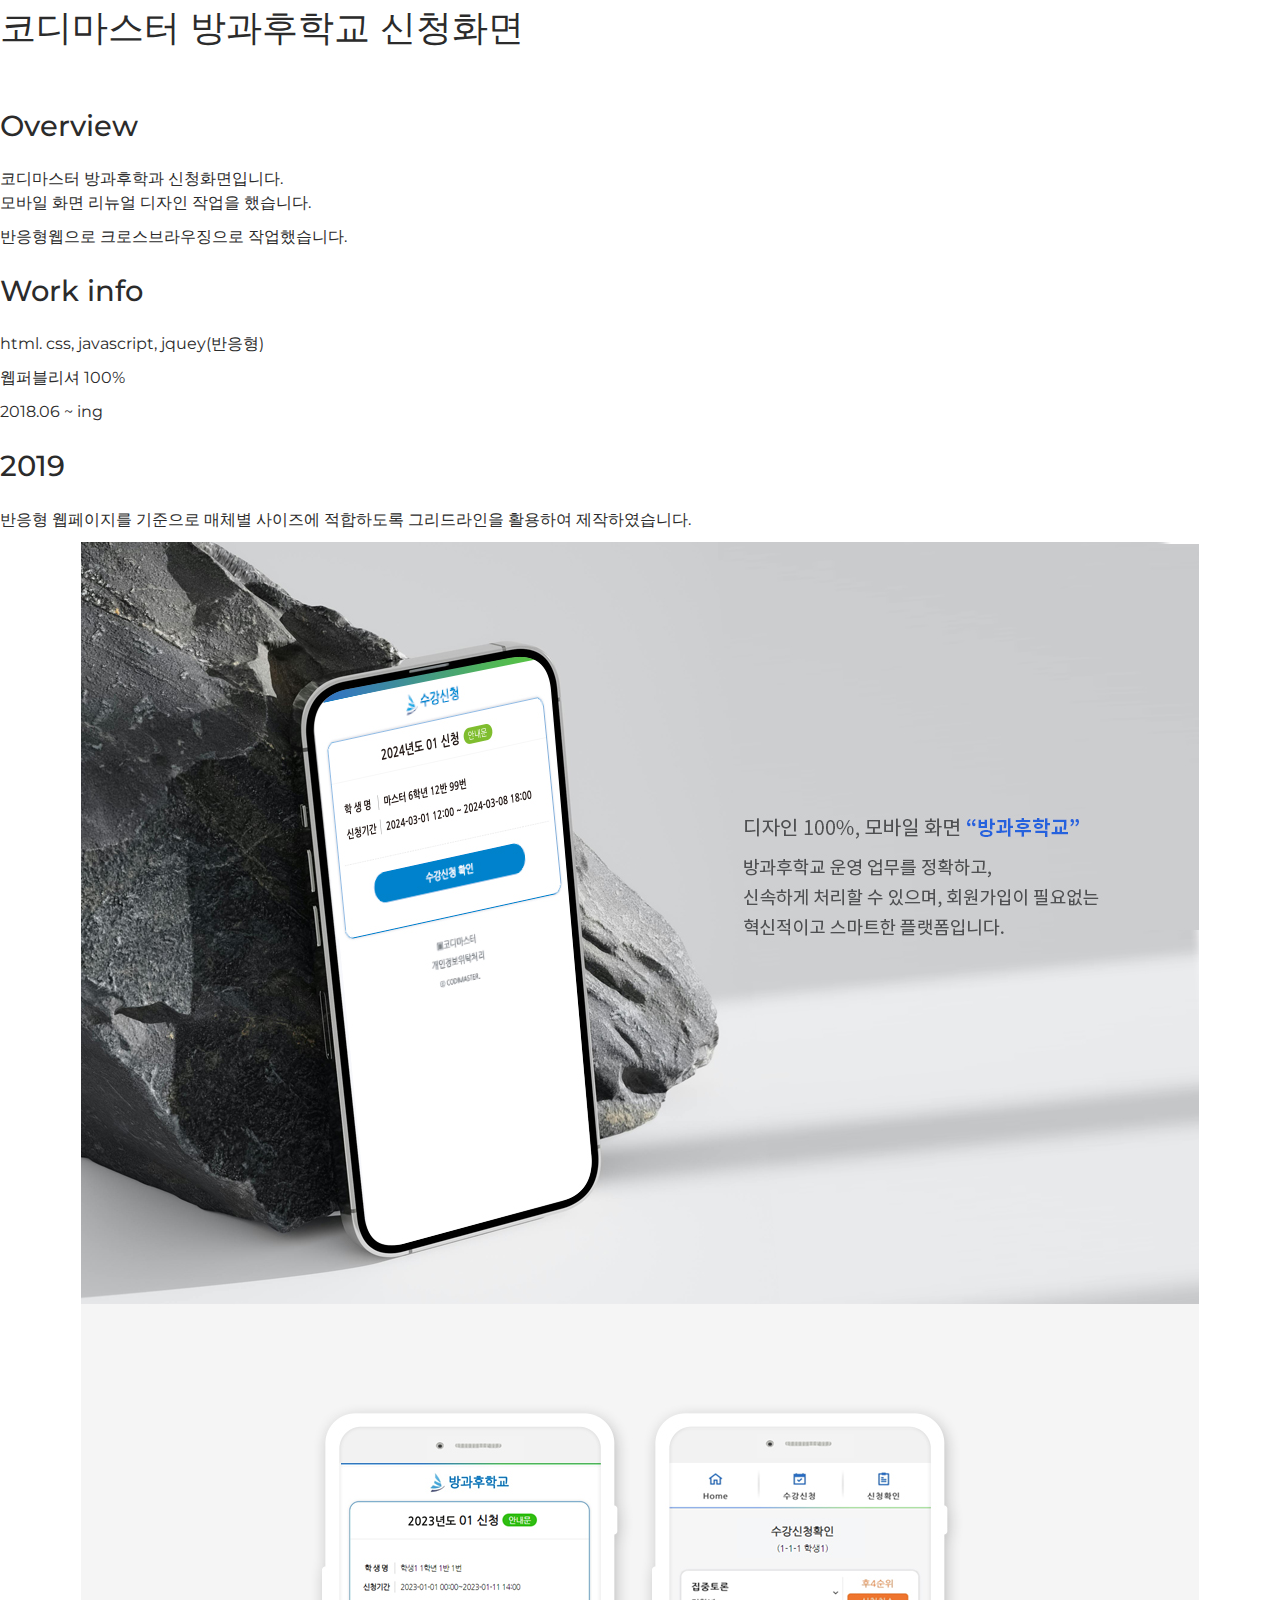
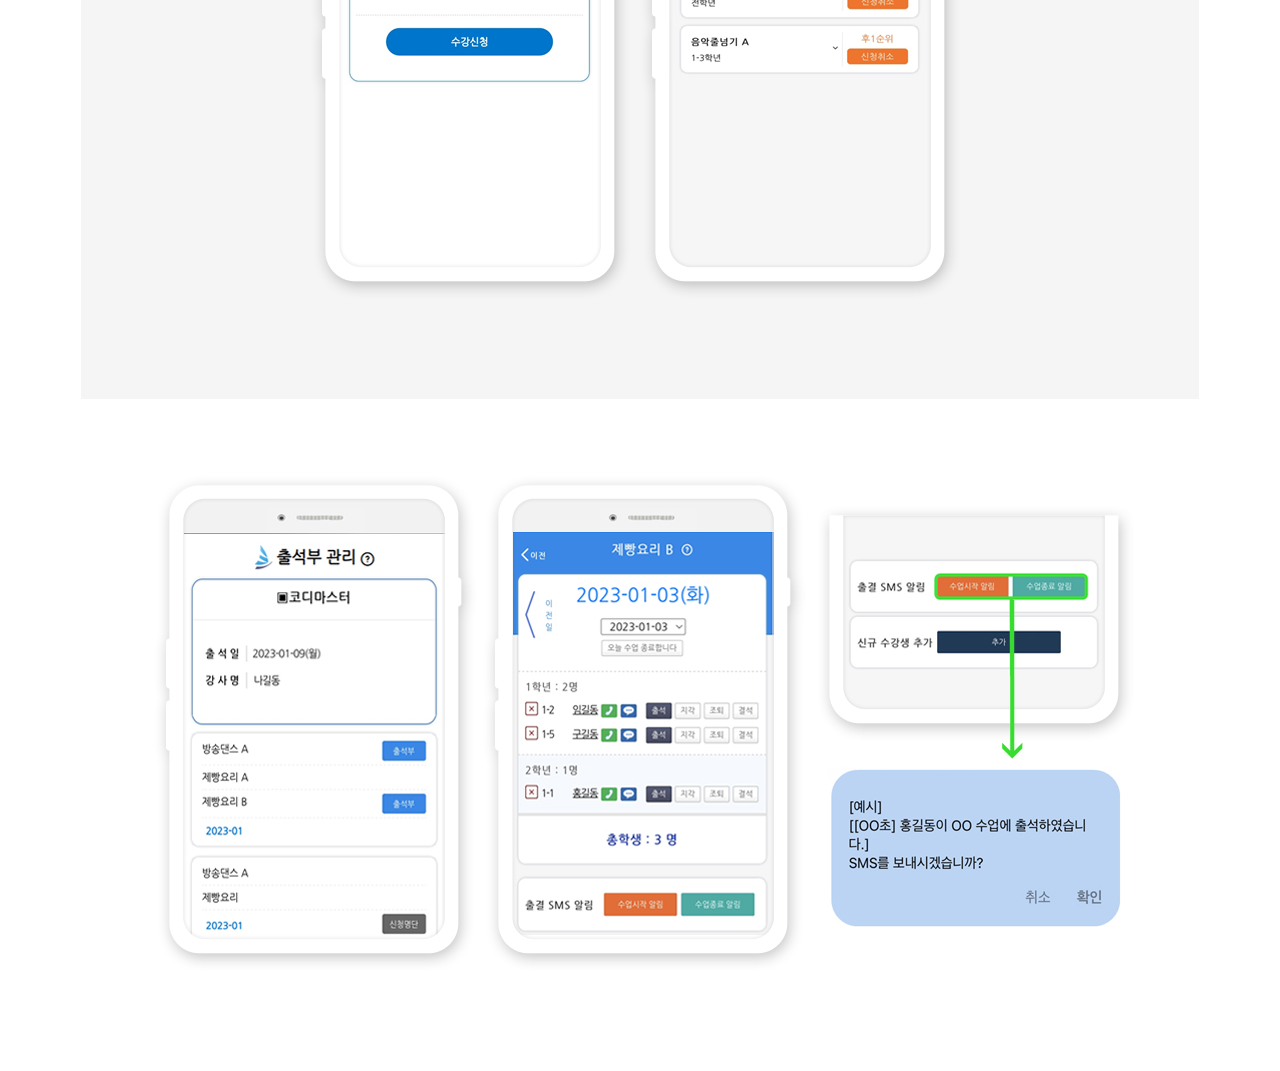
<file: applyto.html>
<!doctype html>
<html lang="kr">
 <head>
  <meta charset="UTF-8">
  <meta name="viewport" content="width=device-width, initial-scale=1.0">

	<meta property="og:title" content="이현주 - 웹 퍼블리셔 포트폴리오">
	<meta property="og:type" content="website">
	<meta property="og:description" content="웹 퍼블리셔 이현주 포트폴리오입니다.">
	<link rel="stylesheet" href="css/common.css">
  <title>Document</title>
 </head>
 <body>
	<h3 class="if">코디마스터 방과후학교 신청화면</h3>
		<h4 class="if">Overview</h4>
			<p class="if">코디마스터 방과후학과 신청화면입니다. <br/>모바일 화면 리뉴얼 디자인 작업을 했습니다.</p>
			<p class="if">반응형웹으로 크로스브라우징으로 작업했습니다.</P>
		<h4 class="if">Work info</h4>
			<p class="if">html. css, javascript, jquey(반응형)</p>
			<p class="if">웹퍼블리셔 100%</p>
			<p class="if">2018.06 ~ ing</p>

		<h4  class="if ">2019</h4>
			<p class="if">반응형 웹페이지를 기준으로 매체별 사이즈에 적합하도록 그리드라인을 활용하여 제작하였습니다.</p>
			<div class="if"><img src="img/hl_12_1.jpg" alt="코디마스터 방과후학교 신청화면"  class="w_100"/></div>
 </body>
</html>
</file>
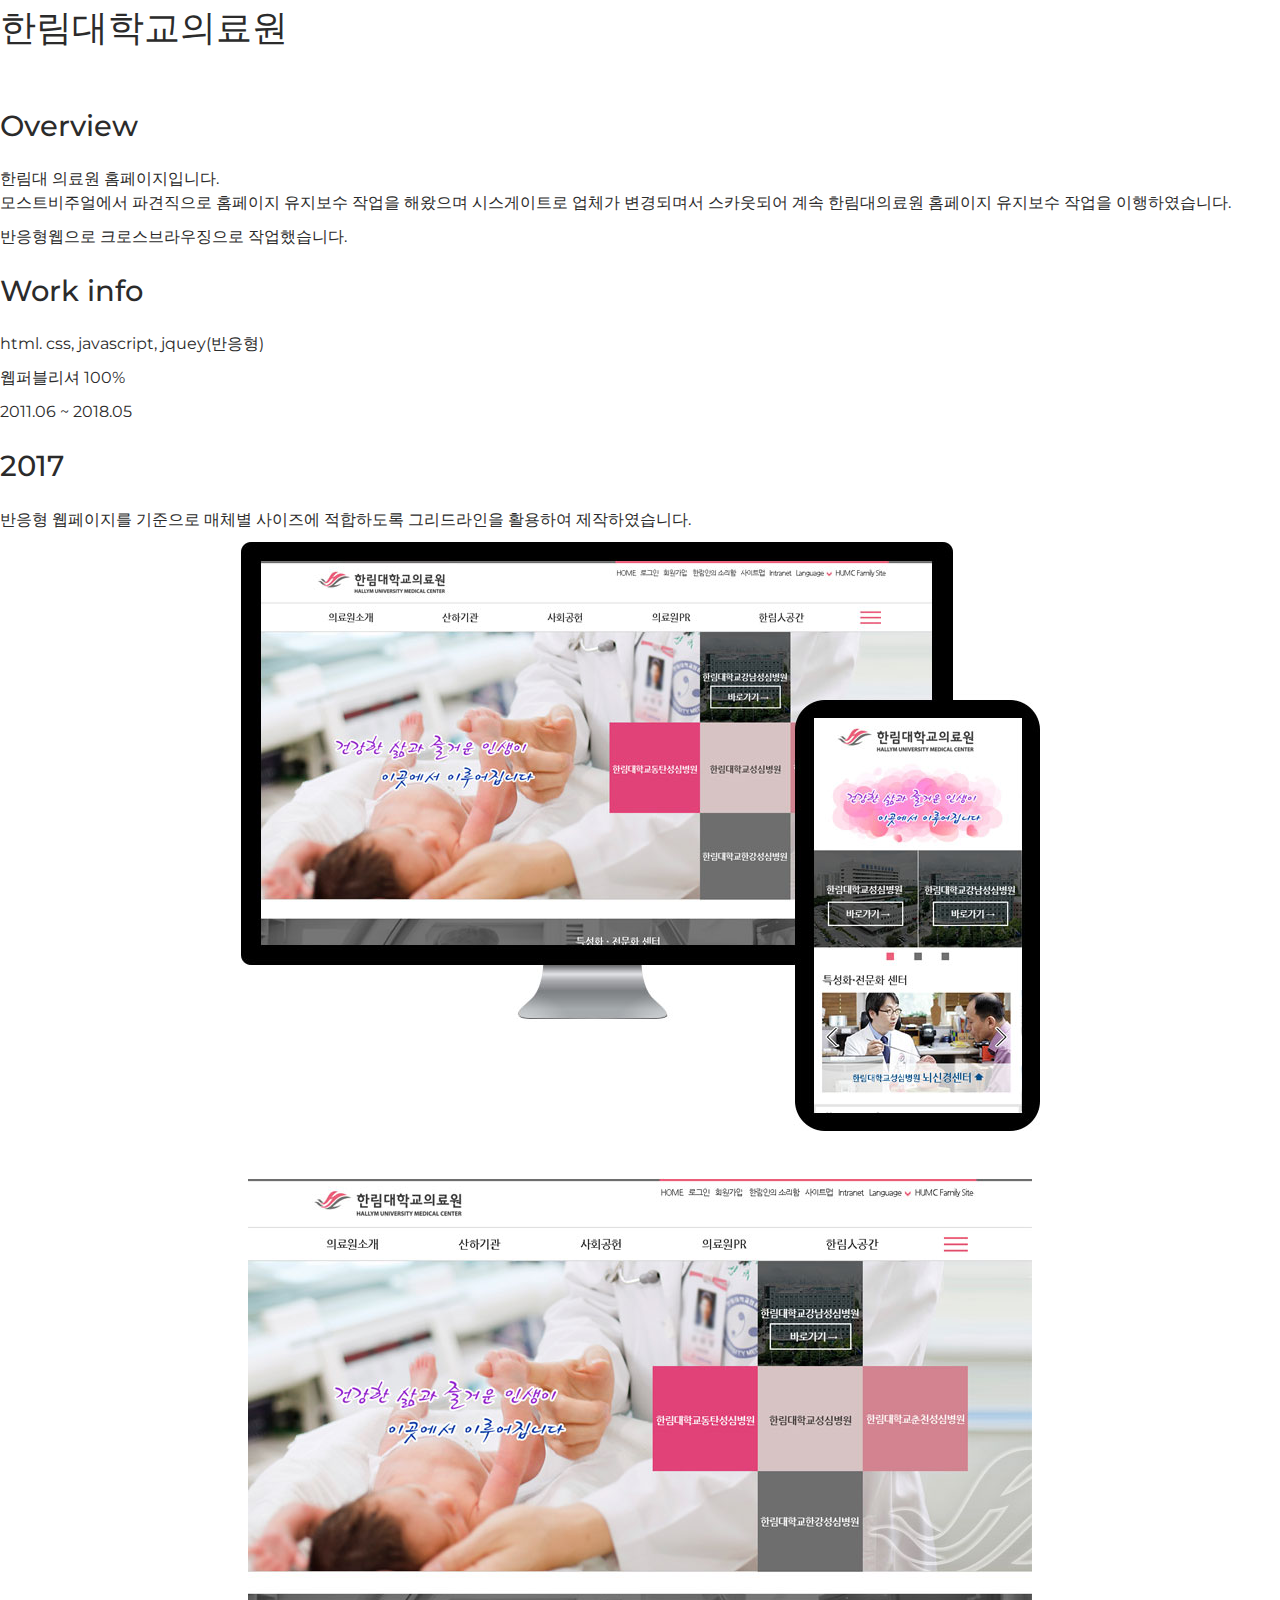
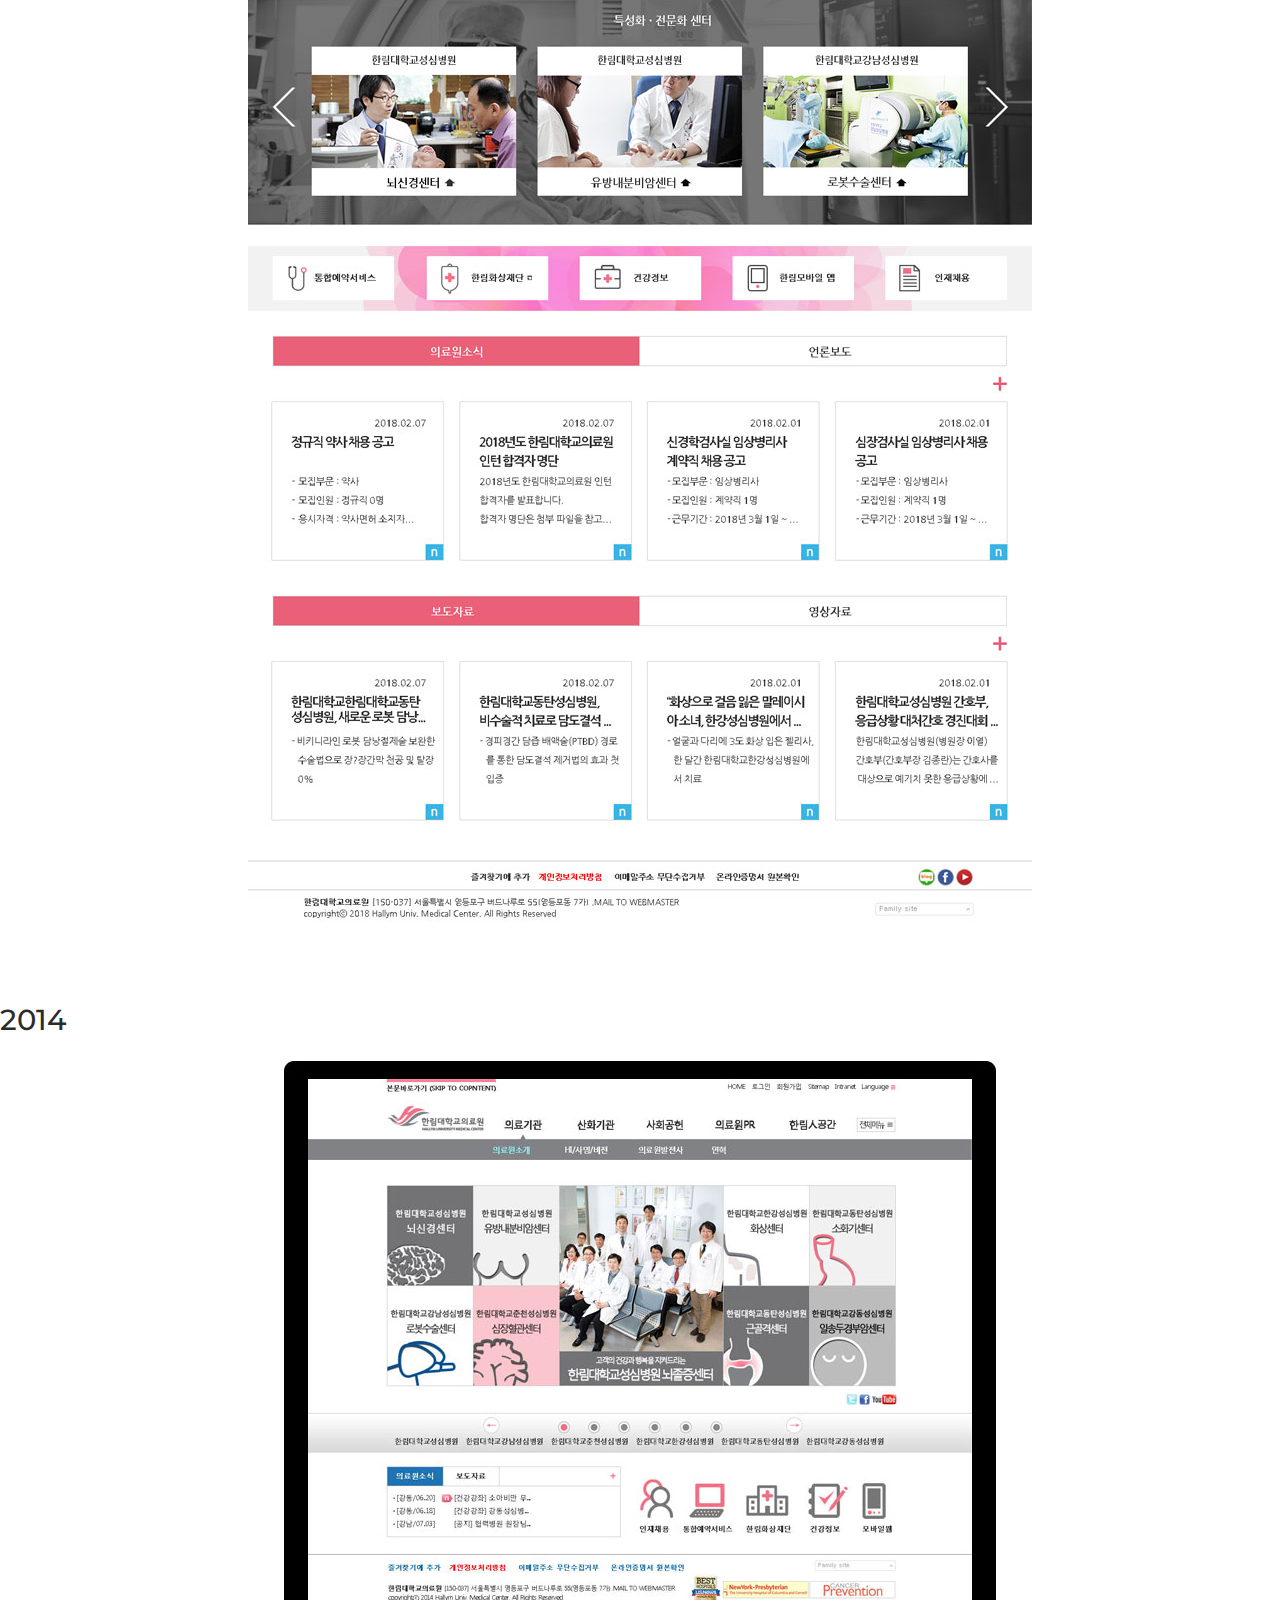
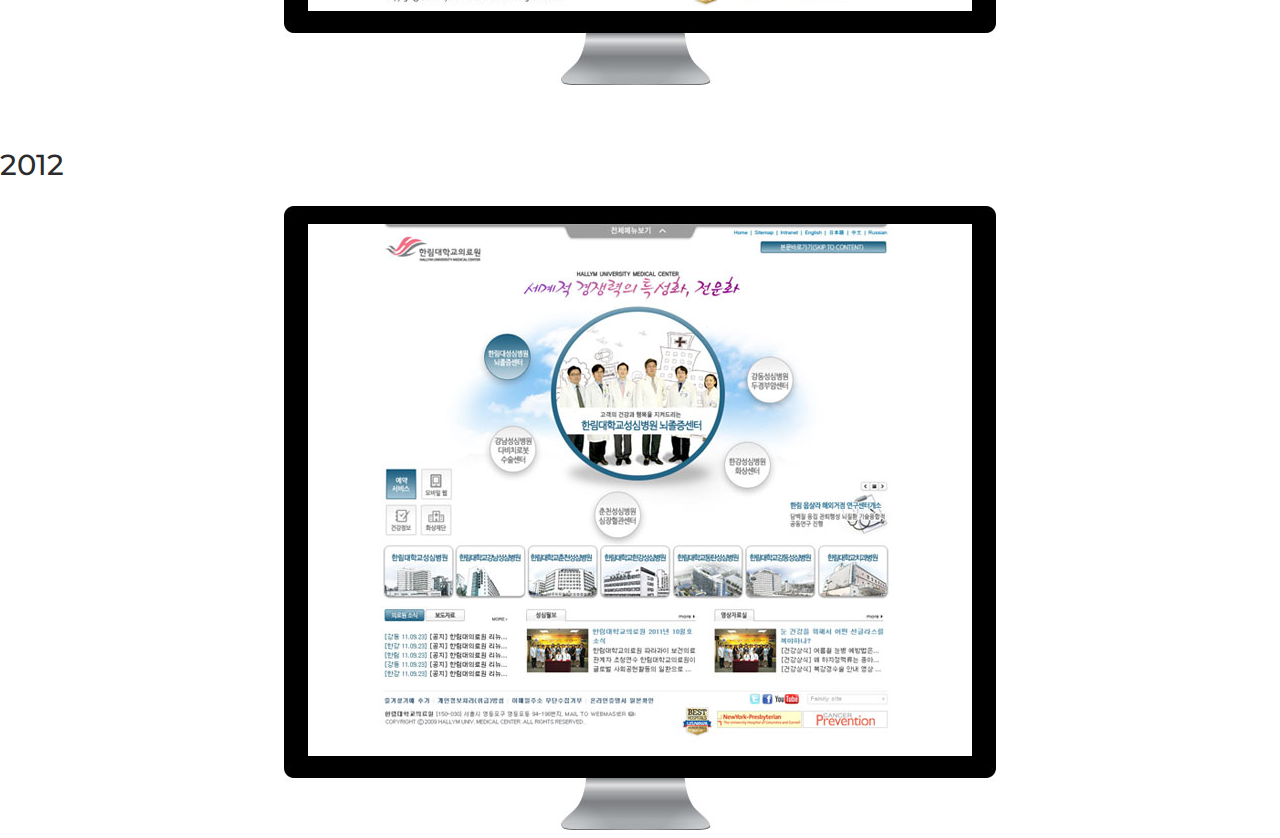
<file: hl.html>
<!doctype html>
<html lang="kr">
 <head>
  <meta charset="UTF-8">
  <meta name="viewport" content="width=device-width, initial-scale=1.0">

	<meta property="og:title" content="이현주 - 웹 퍼블리셔 포트폴리오">
	<meta property="og:type" content="website">
	<meta property="og:description" content="웹 퍼블리셔 이현주 포트폴리오입니다.">
	<link rel="stylesheet" href="css/common.css">
  <title>Document</title>
 </head>
 <body>
	<h3 class="if">한림대학교의료원</h3>
		<h4 class="if">Overview</h4>
			<p class="if">한림대 의료원 홈페이지입니다. <br/>모스트비주얼에서 파견직으로 홈페이지 유지보수 작업을 해왔으며 시스게이트로 업체가 변경되며서 스카웃되어 계속 한림대의료원 홈페이지 유지보수 작업을 이행하였습니다.</p>
			<p class="if">반응형웹으로 크로스브라우징으로 작업했습니다.</P>
		<h4 class="if">Work info</h4>
			<p class="if">html. css, javascript, jquey(반응형)</p>
			<p class="if">웹퍼블리셔 100%</p>
			<p class="if">2011.06 ~ 2018.05</p>

		<h4  class="if ">2017</h4>
			<p class="if">반응형 웹페이지를 기준으로 매체별 사이즈에 적합하도록 그리드라인을 활용하여 제작하였습니다.</p>
			
			<div class="if"><img src="img/sli_6.jpg" alt="2017화면" class="w_100"/></div>

			<div class="if"><img src="img/hl_3.jpg" alt="2017화면" class="w_100"/></div>

		<h4  class="if ">2014</h4>
			<div class="if"><img src="img/hl_2.jpg" alt="2014화면" class="w_100"/></div>
		
		<h4  class="if ">2012</h4>
			<div class="if"><img src="img/hl_1.jpg" alt="2012화면" class="w_100"/></div>
 </body>
</html>
</file>
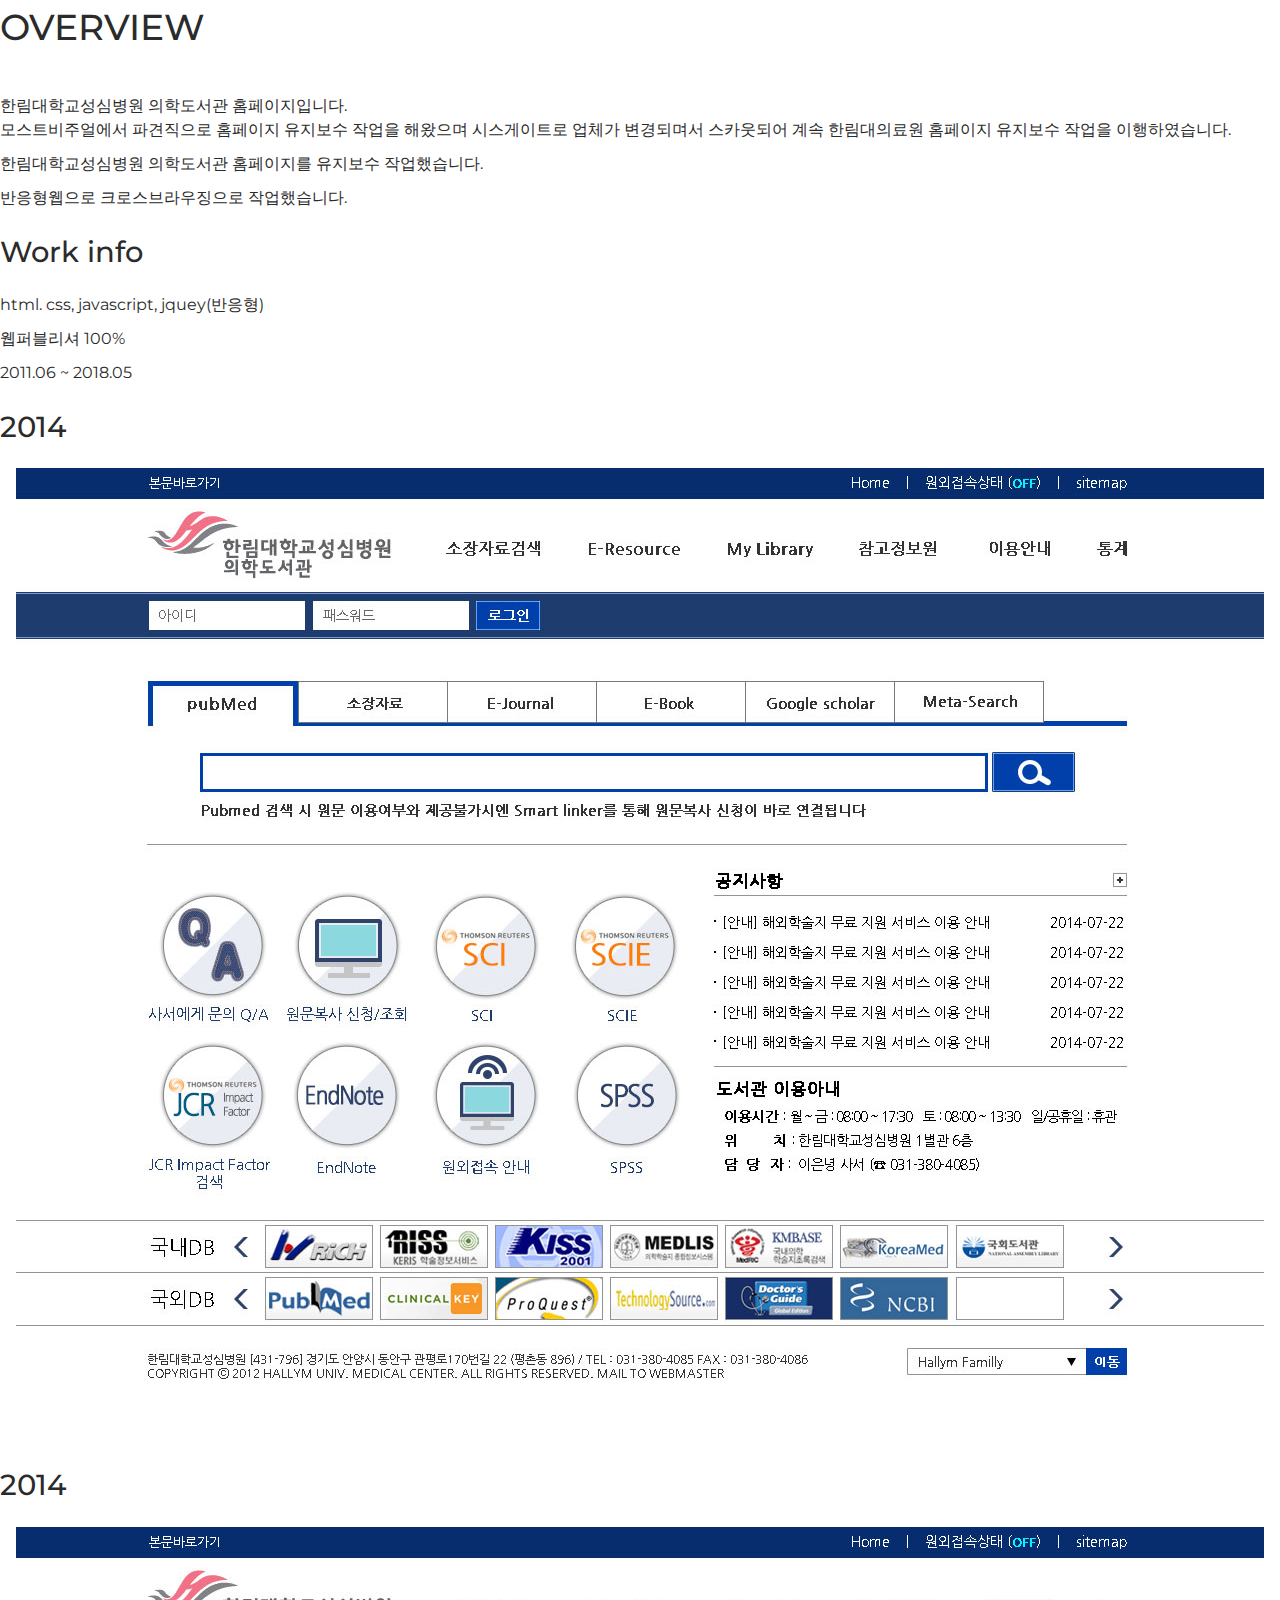
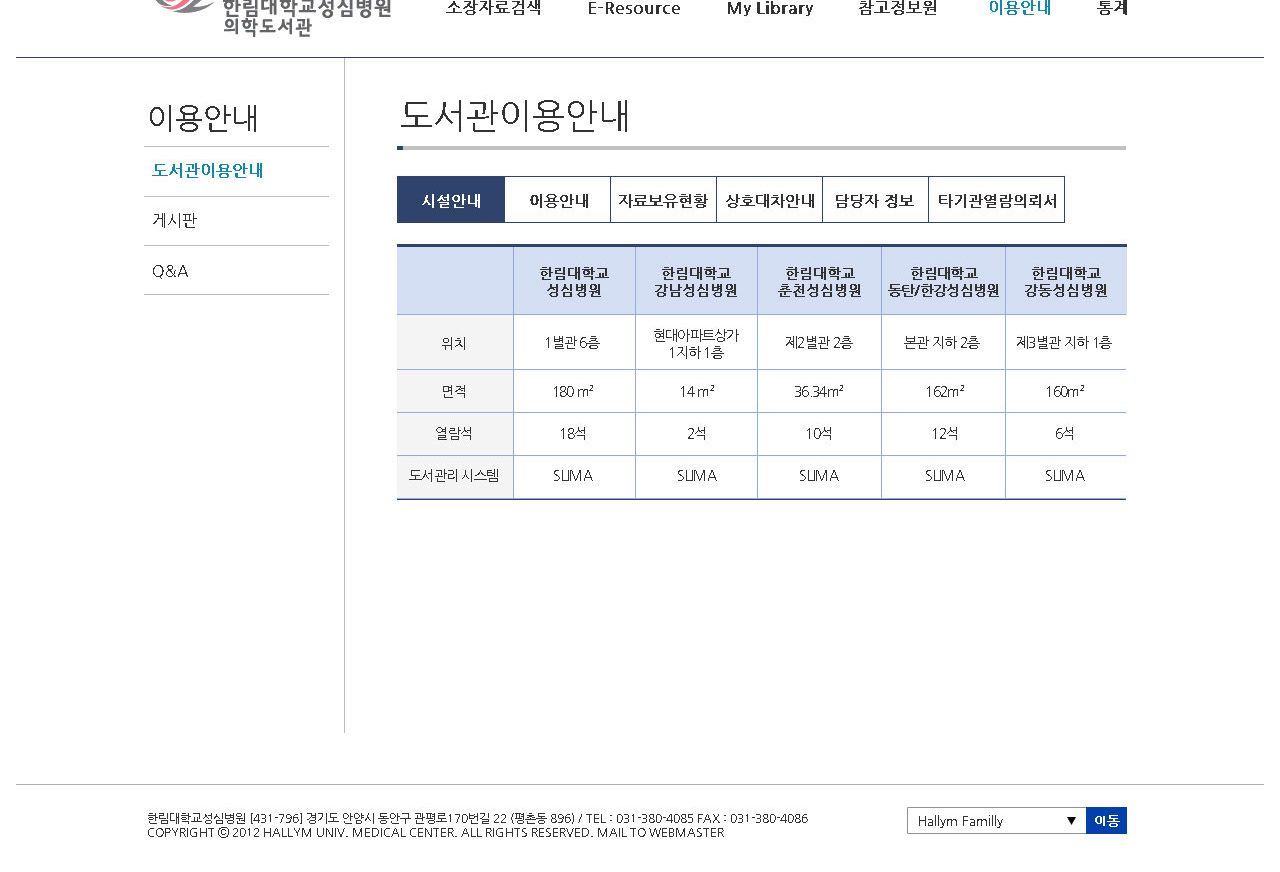
<file: hl_dl.html>
<!doctype html>
<html lang="kr">
 <head>
  <meta charset="UTF-8">
  <meta name="viewport" content="width=device-width, initial-scale=1.0">

	<meta property="og:title" content="이현주 - 웹 퍼블리셔 포트폴리오">
	<meta property="og:type" content="website">
	<meta property="og:description" content="웹 퍼블리셔 이현주 포트폴리오입니다.">
	<link rel="stylesheet" href="css/common.css">
  <title>Document</title>
 </head>
 <body>
	<h3 class="if">OVERVIEW</h3>
		<p class="if">한림대학교성심병원 의학도서관 홈페이지입니다. <br/>모스트비주얼에서 파견직으로 홈페이지 유지보수 작업을 해왔으며 시스게이트로 업체가 변경되며서 스카웃되어 계속 한림대의료원 홈페이지 유지보수 작업을 이행하였습니다.</p>
		<p class="if">한림대학교성심병원 의학도서관 홈페이지를 유지보수 작업했습니다.</p>
		<p class="if">반응형웹으로 크로스브라우징으로 작업했습니다.</P>
	 	<h4 class="if">Work info</h4>
			<p class="if">html. css, javascript, jquey(반응형)</p>
			<p class="if">웹퍼블리셔 100%</p>
			<p class="if">2011.06 ~ 2018.05</p>
		<h4  class="if">2014</h4>
			<div class="if"><img src="img/hl_dl_1.jpg" alt="2014화면" class="w_100"/></div>
		<h4  class="if">2014</h4>
			<div class="if"><img src="img/hl_dl_2.jpg" alt="2014화면" class="w_100"/></div>

		
 </body>
</html>
</file>
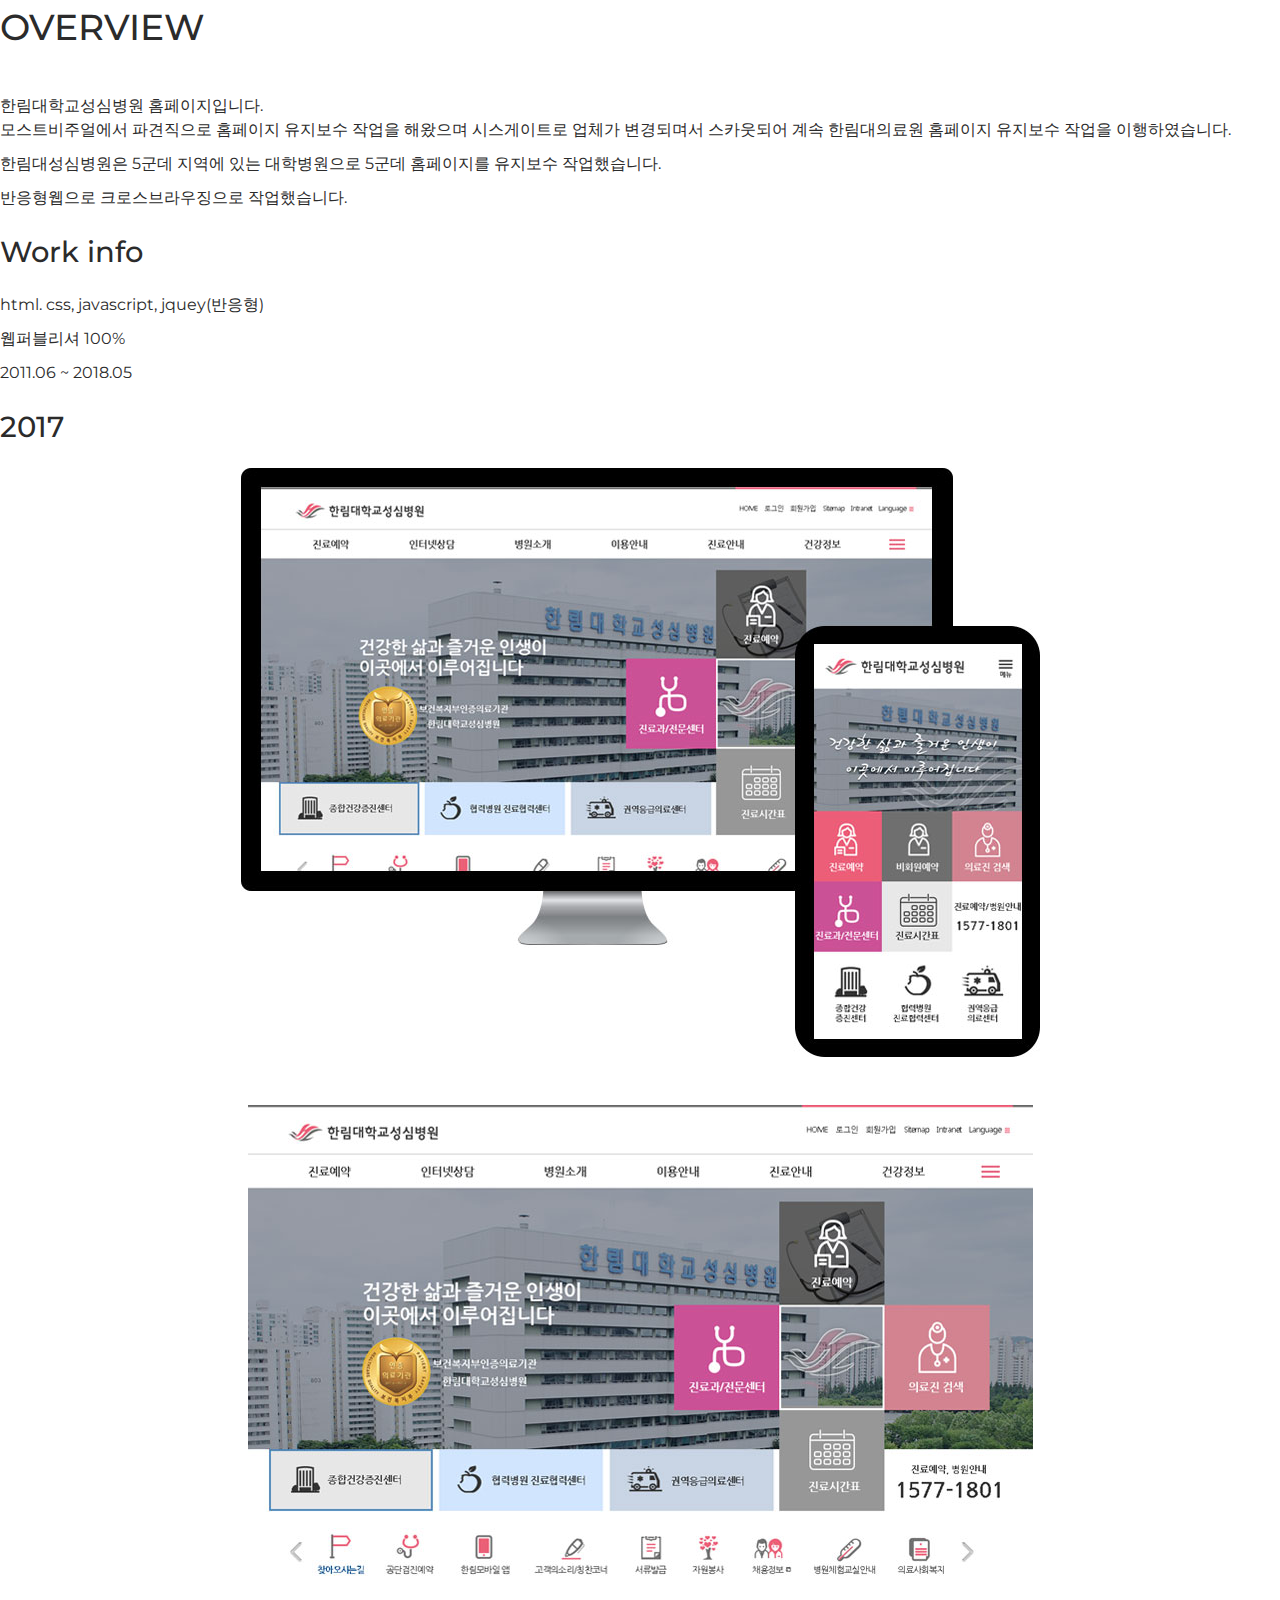
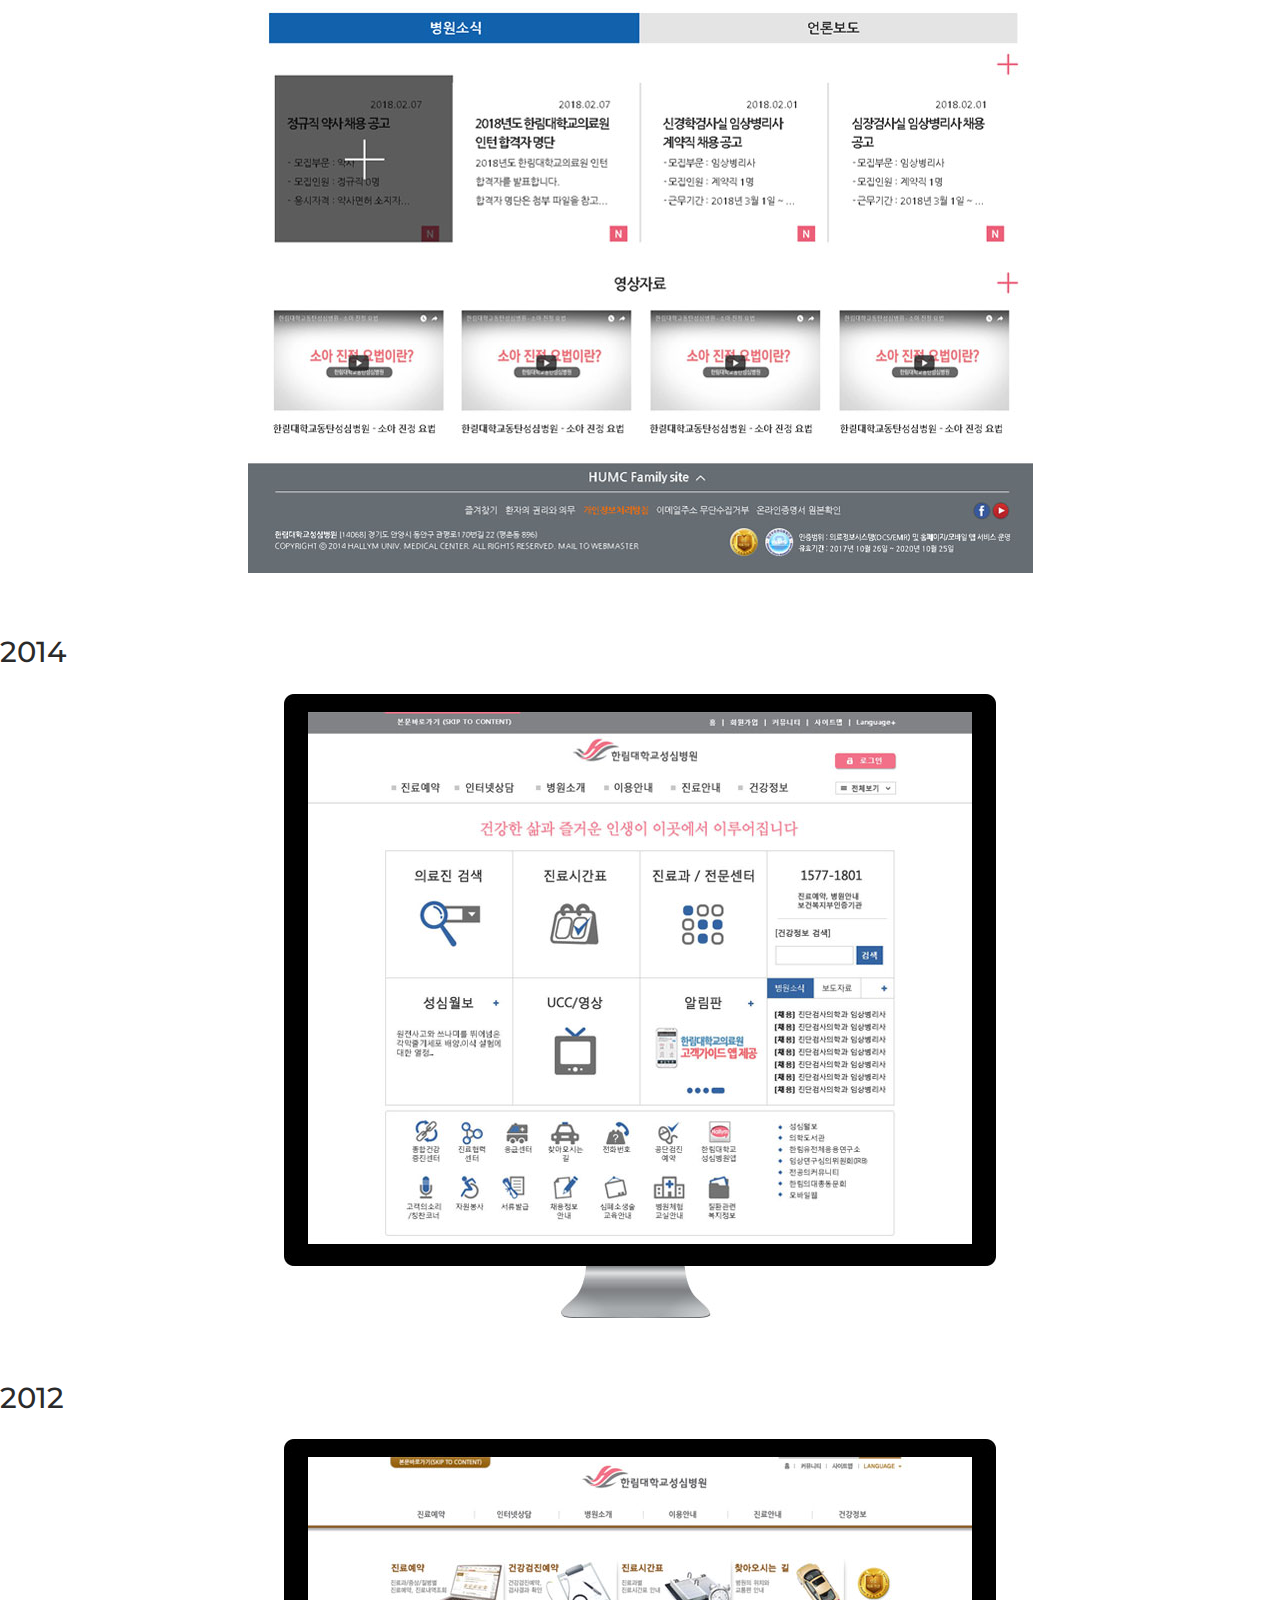
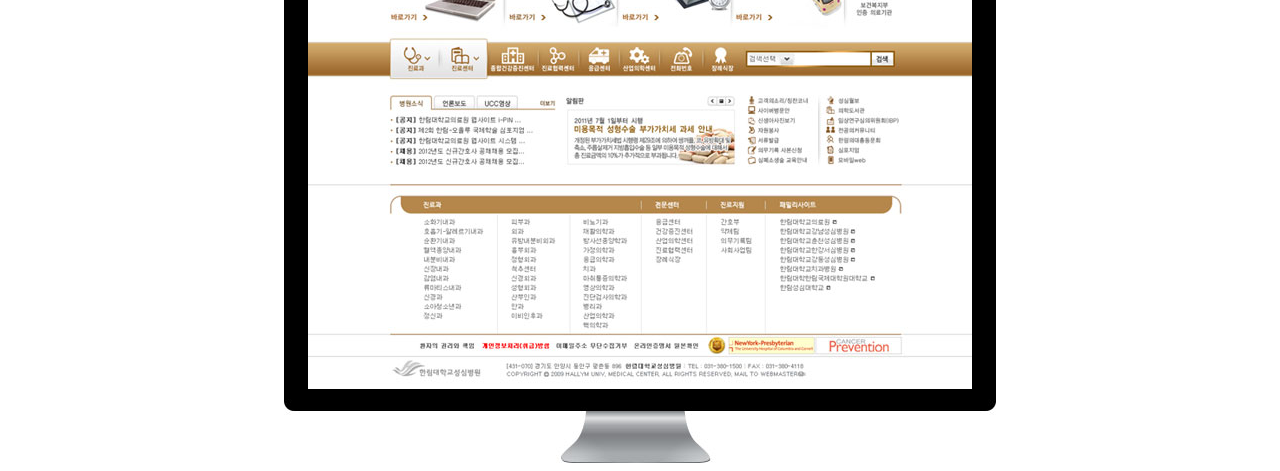
<file: hl_h.html>
<!doctype html>
<html lang="kr">
 <head>
  <meta charset="UTF-8">
  <meta name="viewport" content="width=device-width, initial-scale=1.0">

	<meta property="og:title" content="이현주 - 웹 퍼블리셔 포트폴리오">
	<meta property="og:type" content="website">
	<meta property="og:description" content="웹 퍼블리셔 이현주 포트폴리오입니다.">
	<link rel="stylesheet" href="css/common.css">
  <title>Document</title>
 </head>
 <body>
	<h3 class="if">OVERVIEW</h3>
		<p class="if">한림대학교성심병원 홈페이지입니다. <br/>모스트비주얼에서 파견직으로 홈페이지 유지보수 작업을 해왔으며 시스게이트로 업체가 변경되며서 스카웃되어 계속 한림대의료원 홈페이지 유지보수 작업을 이행하였습니다.</p>
		<p class="if">한림대성심병원은 5군데 지역에 있는 대학병원으로 5군데 홈페이지를 유지보수 작업했습니다.</p>
		<p class="if">반응형웹으로 크로스브라우징으로 작업했습니다.</P>
	 	<h4 class="if">Work info</h4>
			<p class="if">html. css, javascript, jquey(반응형)</p>
			<p class="if">웹퍼블리셔 100%</p>
			<p class="if">2011.06 ~ 2018.05</p>
		<h4  class="if">2017</h4>
			<div class="if"><img src="img/sli_7.jpg" alt="2017화면" class="w_100"/></div>
			<div class="if"><img src="img/hl_h_3.jpg" alt="2017화면" class="w_100"/></div>

		<h4  class="if">2014</h4>
			<div class="if"><img src="img/hl_h_2.jpg" alt="2014화면" class="w_100"/></div>
		
		<h4  class="if">2012</h4>
			<div class="if"><img src="img/hl_h_1.jpg" alt="2012화면" class="w_100"/></div>
 </body>
</html>
</file>
<file: css/common.css>
@charset "utf-8";

@import url('reset.css');

/************** visual  ****************************/

#visual {height:100%; position:relative; background:url('../img/main_bg.jpg') no-repeat; background-size: cover; }
.section {display:table; table-layout:fixed; width:100%; text-align:center; height:100%}
.fp-tableCell {display:table-cell; vertical-align:middle; width:100%; height:100%}
h1.tit {position: relative; top:50%;  font-size: 72px; font-weight: 200; text-align: center; text-transform: uppercase;  opacity: 0; z-index: 100; font-weight:500}

#fp-nav {position:fixed; right:10px; top: 50%; opacity: 1;transform: translateY(-50%); -ms-transform: translateY(-50%); -webkit-transform: translate3d(0, -50%, 0); z-index:999; }
#fp-nav ul li {display:block; width:14px; height:13px; margin:7px; position:relative;}
#fp-nav ul li a {display:block; position:relative; width:100%; height:100%; cursor:pointer; }
#fp-nav ul li a span {border-radius: 50%; position: absolute; z-index: 1; height: 4px; width: 4px; border: 0; background: #000; box-shadow: 0px 2px 5px rgb(87 124 147 / 30%); left: 50%;  top: 50%;  margin: -2px 0 0 -2px; -webkit-transition: all 0.1s ease-in-out; -moz-transition: all 0.1s ease-in-out; -o-transition: all 0.1s ease-in-out; transition: all 0.1s ease-in-out;}
#fp-nav ul li a.active span, #fp-nav ul li a.active:hover span {height: 12px; width: 12px; margin: -6px 0 0 -6px; border-radius: 100%;}
#fp-nav ul li a.active span {box-shadow: rgba(10, 205, 206, 0.5) 0rem 0rem 0.8rem; background: rgb(10, 205, 206) !important;}
#fp-nav ul li a:hover span {width:10px; height:10px; margin:-5px 0 0 -5px;}
#fp-nav ul li .fp-tooltip {position: absolute; top: -4px; color: #666; font-size: 14px; font-family: arial,helvetica,sans-serif; white-space: nowrap; max-width: 220px; overflow: hidden; display: block; opacity: 0; width: 0; right:20px;}
#fp-nav ul li:hover .fp-tooltip,#fp-nav.fp-show-active a.active+.fp-tooltip {-webkit-transition: opacity .2s ease-in; transition: opacity .2s ease-in; width: auto; opacity: 1}

.fadeInDown {-webkit-animation-name: fadeInDown;animation-name: fadeInDown;}

/************** mouse  ****************************/
.mouse { margin:0 auto;border:2px solid #fff;position: relative;width: 52px;height: 88px; border-radius: 100px; background-size: 100% 200%; -webkit-animation: colorSlide 5s linear infinite, nudgeMouse 5s ease-out infinite;  animation: colorSlide 5s linear infinite, nudgeMouse 5s ease-out infinite; cursor: pointer;}
.mouse:before, .mouse:after {content: ""; position: absolute; top: 0; right: 0; bottom: 0; left: 0; margin: auto;}
.mouse:before {width: 46px;height: 82px;   border-radius: 100px;}
.mouse:after {background-color: #ffffff; width: 10px; height: 10px; border-radius: 100%; -webkit-animation: trackBallSlide 5s linear infinite; animation: trackBallSlide 5s linear infinite;}

@-webkit-keyframes colorSlide {
  0% {
    background-position: 0% 100%;
  }
  20% {
    background-position: 0% 0%;
  }
  21% {
    border-color: #efefef;
  }
  29.99% {
    border-color: #ffffff;
    background-position: 0% 0%;
  }
  30% {
    border-color: #efefef;
    background-position: 0% 100%;
  }
  50% {
    background-position: 0% 0%;
  }
  51% {
    border-color: #efefef;
  }
  59% {
    border-color: #ffffff;
    background-position: 0% 0%;
  }
  60% {
    border-color: #efefef;
    background-position: 0% 100%;
  }
  80% {
    background-position: 0% 0%;
  }
  81% {
    border-color: #efefef;
  }
  90%, 100% {
    border-color: #ffffff;
  }
}

@-webkit-keyframes trackBallSlide {
  0% {
    opacity: 1;
    transform: scale(1) translateY(-20px);
  }
  6% {
    opacity: 1;
    transform: scale(0.9) translateY(5px);
  }
  14% {
    opacity: 0;
    transform: scale(0.4) translateY(40px);
  }
  15%, 19% {
    opacity: 0;
    transform: scale(0.4) translateY(-20px);
  }
  28%, 29.99% {
    opacity: 1;
    transform: scale(1) translateY(-20px);
  }
  30% {
    opacity: 1;
    transform: scale(1) translateY(-20px);
  }
  36% {
    opacity: 1;
    transform: scale(0.9) translateY(5px);
  }
  44% {
    opacity: 0;
    transform: scale(0.4) translateY(40px);
  }
  45%, 49% {
    opacity: 0;
    transform: scale(0.4) translateY(-20px);
  }
  58%, 59.99% {
    opacity: 1;
    transform: scale(1) translateY(-20px);
  }
  60% {
    opacity: 1;
    transform: scale(1) translateY(-20px);
  }
  66% {
    opacity: 1;
    transform: scale(0.9) translateY(5px);
  }
  74% {
    opacity: 0;
    transform: scale(0.4) translateY(40px);
  }
  75%, 79% {
    opacity: 0;
    transform: scale(0.4) translateY(-20px);
  }
  88%, 100% {
    opacity: 1;
    transform: scale(1) translateY(-20px);
  }
}
@keyframes trackBallSlide {
  0% {
    opacity: 1;
    transform: scale(1) translateY(-20px);
  }
  6% {
    opacity: 1;
    transform: scale(0.9) translateY(5px);
  }
  14% {
    opacity: 0;
    transform: scale(0.4) translateY(40px);
  }
  15%, 19% {
    opacity: 0;
    transform: scale(0.4) translateY(-20px);
  }
  28%, 29.99% {
    opacity: 1;
    transform: scale(1) translateY(-20px);
  }
  30% {
    opacity: 1;
    transform: scale(1) translateY(-20px);
  }
  36% {
    opacity: 1;
    transform: scale(0.9) translateY(5px);
  }
  44% {
    opacity: 0;
    transform: scale(0.4) translateY(40px);
  }
  45%, 49% {
    opacity: 0;
    transform: scale(0.4) translateY(-20px);
  }
  58%, 59.99% {
    opacity: 1;
    transform: scale(1) translateY(-20px);
  }
  60% {
    opacity: 1;
    transform: scale(1) translateY(-20px);
  }
  66% {
    opacity: 1;
    transform: scale(0.9) translateY(5px);
  }
  74% {
    opacity: 0;
    transform: scale(0.4) translateY(40px);
  }
  75%, 79% {
    opacity: 0;
    transform: scale(0.4) translateY(-20px);
  }
  88%, 100% {
    opacity: 1;
    transform: scale(1) translateY(-20px);
  }
}
@-webkit-keyframes nudgeMouse {
  0% {
    transform: translateY(0);
  }
  20% {
    transform: translateY(8px);
  }
  30% {
    transform: translateY(0);
  }
  50% {
    transform: translateY(8px);
  }
  60% {
    transform: translateY(0);
  }
  80% {
    transform: translateY(8px);
  }
  90% {
    transform: translateY(0);
  }
}
@keyframes nudgeMouse {
  0% {
    transform: translateY(0);
  }
  20% {
    transform: translateY(8px);
  }
  30% {
    transform: translateY(0);
  }
  50% {
    transform: translateY(8px);
  }
  60% {
    transform: translateY(0);
  }
  80% {
    transform: translateY(8px);
  }
  90% {
    transform: translateY(0);
  }
}
@-webkit-keyframes nudgeText {
  0% {
    transform: translateY(0);
  }
  20% {
    transform: translateY(2px);
  }
  30% {
    transform: translateY(0);
  }
  50% {
    transform: translateY(2px);
  }
  60% {
    transform: translateY(0);
  }
  80% {
    transform: translateY(2px);
  }
  90% {
    transform: translateY(0);
  }
}
@keyframes nudgeText {
  0% {
    transform: translateY(0);
  }
  20% {
    transform: translateY(2px);
  }
  30% {
    transform: translateY(0);
  }
  50% {
    transform: translateY(2px);
  }
  60% {
    transform: translateY(0);
  }
  80% {
    transform: translateY(2px);
  }
  90% {
    transform: translateY(0);
  }
}
@-webkit-keyframes colorText {
  21% {
    color: #4e5559;
  }
  30% {
    color: #ffffff;
  }
  51% {
    color: #4e5559;
  }
  60% {
    color: #ffffff;
  }
  81% {
    color: #4e5559;
  }
  90% {
    color: #ffffff;
  }
}
@keyframes colorText {
  21% {
    color: #4e5559;
  }
  30% {
    color: #ffffff;
  }
  51% {
    color: #4e5559;
  }
  60% {
    color: #ffffff;
  }
  81% {
    color: #4e5559;
  }
  90% {
    color: #ffffff;
  }
}


.contents {max-width:1200px; margin-left:auto; margin-right:auto;}
.contents h2 {font-size:2em; }
.skill_list {display:flex; margin:5em 0; align-items: center;}
.skill_list li {display:inline-block; width:25%; }
/*.skill_list li img {width:100%}*/

.mouse_area {position: absolute; bottom: 10px; left: 0; right: 0;}
.mouse_area p {margin-top: 50px; font-family: "Cabin", sans-serif; letter-spacing: 12px; text-indent: 12px; color: #ffffff; -webkit-animation: colorText 5s ease-out infinite, nudgeText 5s ease-out infinite; animation: colorText 5s ease-out infinite, nudgeText 5s ease-out infinite;}

/************** SLIDER  ****************************/
#flex-container { position: relative; width: 100%; _overflow:hidden; padding-top:5em}
.slick-track li {overflow:hidden; float:left}
.slick-track li:after {content: ""; display: block; height: 0;  clear: both; visibility: hidden;}
.slider-item .img {float:right; width:70%; text-align: right;}

.slider-item .slider-content {z-index: 2; position: absolute; top: 50%; -webkit-transform: translateY(-50%); -ms-transform: translateY(-50%); transform: translateY(-50%); width:30%}
.slider-item h2 {font-size:1.8em; opacity: 0; color:#000; -webkit-transition: opacity 0.5s,-webkit-transform 0.5s; -o-transition: opacity 0.5s,transform 0.5s; padding-bottom:20px; text-align:left; white-space:nowrap;letter-spacing: -0.1em;
	transition: opacity 0.5s,-webkit-transform 0.5s;  transition: opacity 0.5s,transform 0.5s; transition: opacity 0.5s,transform 0.5s,-webkit-transform 0.5s; -webkit-transform: translateX(100px); -ms-transform: translateX(100px); transform: translateX(100px);}
.slider-item .btn_area {display:flex; margin-top:20px;}
.slider-item .button {font-family: yg-jalnan; display: inline-block; width: -webkit-fit-content; width: -moz-fit-content; width: fit-content; padding: 10px 55px 10px 30px; border: 2px solid transparent; text-decoration: none;
    text-transform: uppercase; color: #000; opacity: 0; background-color: #fff; -webkit-transition: opacity 0.9s,-webkit-transform 0.9s; -o-transition: opacity 0.9s,transform 0.9s; transition: opacity 0.9s,-webkit-transform 0.9s; transition: opacity 0.9s,transform 0.9s;
    transition: opacity 0.9s,transform 0.9s,-webkit-transform 0.9s;-webkit-transform: translateX(100px); -ms-transform: translateX(100px); transform: translateX(100px);border-radius:50px;ox-shadow: 1px 1px 10px #ccc;background:url("../img/arrow.gif") 90% center no-repeat;}
.slider-item .button:hover { border-color: #93c04d; color: #93c04d; background-color: #fff;}
.slider-item h3 {font-size:1.3em; text-align:left;  opacity: 0; color:#000; -webkit-transition: opacity 0.5s,-webkit-transform 0.5s; -o-transition: opacity 0.5s,transform 0.5s; ; 
	transition: opacity 0.5s,-webkit-transform 0.5s;  transition: opacity 0.5s,transform 0.5s; transition: opacity 0.5s,transform 0.5s,-webkit-transform 0.5s; -webkit-transform: translateX(100px); -ms-transform: translateX(100px); transform: translateX(100px);}
.slider-item p {margin-bottom:20px; text-align:left;  opacity: 0; color:#000; -webkit-transition: opacity 0.5s,-webkit-transform 0.5s; -o-transition: opacity 0.5s,transform 0.5s; ; 
	transition: opacity 0.5s,-webkit-transform 0.5s;  transition: opacity 0.5s,transform 0.5s; transition: opacity 0.5s,transform 0.5s,-webkit-transform 0.5s; -webkit-transform: translateX(100px); -ms-transform: translateX(100px); transform: translateX(100px);}
.slick-slider {overflow:hidden; position: relative; display: block; -webkit-box-sizing: border-box; box-sizing: border-box; -webkit-user-select: none;  -moz-user-select: none; -ms-user-select: none;  user-select: none; -webkit-touch-callout: none; -khtml-user-select: none; -ms-touch-action: pan-y; touch-action: pan-y; -webkit-tap-highlight-color: transparent;}
.slick-slider { margin: 0; padding: 0 !important;}
.slick-active h2 span {display:block;}
.slick-active h2,.slick-active h3,.slick-active .button,.slick-active p {z-index: 9999; opacity: 1; -webkit-transform: translateX(0px); -ms-transform: translateX(0px); transform: translateX(0px);}
.slick-active .button { width: -webkit-max-content; width: -moz-max-content; width: max-content; border-radius:50px; border:2px solid #000; }

.slick-dots {position:absolute; bottom:10px; left:35px; z-index:999}
.slick-dots li {float:left; width:10px; height:10px; border-radius:50px; background:#000; margin:10px; font-size:0; cursor: pointer;}
.slick-dots li button {font-size:0; }
.slick-dots li.slick-active {box-shadow: rgba(10, 205, 206, 0.5) 0rem 0rem 0.8rem;   background: rgb(10, 205, 206) !important;}
.slider-control {z-index: 99; position: absolute; left: 0; bottom: 5px; bottom:50%; width:100%;}

.next, .prev {display: inline-block; border: none; color: #000; -webkit-transition: all .3s ease; -o-transition: all .3s ease; transition: all .3s ease; cursor: pointer;}
.prev {border: none; position:absolute; bottom:0;z-index:99; transform: translateY(calc(-50% - 4.8rem));animation: 1s ease-in-out 0s infinite alternate both running nextBtnAni; right: calc(100% + 2.4rem); transform: rotate(0deg);}
.next {border: none; position:absolute; bottom:0; z-index:99; transform: translateY(calc(-50% - 4.8rem));animation: 1s ease-in-out 0s infinite alternate both running nextBtnAni; left: calc(100% + 2.4rem); transform: rotate(-180deg);}


/************** design ****************************/
.app_list {width:100%; display:table; -webkit-box-pack: justify; justify-content: space-between; flex-wrap: wrap; gap: 5.6rem 2.4rem; transition: gap 0.3s ease 0s;padding-top: 5em;}
.app_list li {display:inline-block; border-radius: 0.4rem; cursor: pointer; flex-basis: calc(20% - 3.2rem); width:25%; }
.app_list li button {position: relative; margin: 0px auto; overflow: hidden; border-radius: 0.8rem;animation: 1.7s ease-in-out 0s infinite alternate both running up-down-ani; z-index:99;}
.app_list li button img, .app_list li a img  {border-radius: 0.8rem; transition: transform 0.3s ease 0s, filter 0.3s ease 0s; filter: saturate(0);}
.app_list li button {position: relative; margin: 0px auto; overflow: hidden; border-radius: 0.8rem;animation: 1.7s ease-in-out 0s infinite alternate both running up-down-ani;}
.app_list li button:hover img, .app_list li a:hover img {transform: scale(1.12); filter: saturate(1);}
.autoimg {object-fit: contain !important; position: relative !important; width:100%}


/************** layer pup  ****************************/
#lay_view {display: none; width: 1200px; margin: 0 auto; position: fixed; top: 10%; height: 100%; right: 0; left: 0; z-index: 9999;}
.view_area {border-radius:20px;  left:0; right:0; background:#fff; border-radius:20px;  padding:2em; }
.view_in {height:80vh; }
.view_in iframe {overflow-y:none}
 h3.if {font-size:2.25rem; padding-bottom:40px; font-weight:500}
 h4.if {font-size:1.8rem; padding-bottom:20px; font-weight:500; padding-top: 10px;}
p.if {margin-bottom:10px;}
div.if {float:none; text-align:center; margin-bottom:40px;}
.tab_btn {display:flex; justify-content: center; margin-bottom:40px !important;}

.tab_btn > li {display:inline-block; margin-left:-1px; padding:0 !important}
.tab_btn > li a {padding:15px 25px; text-align:center; border:1px solid #333; display:block;}
.tab_btn > li.active a {border-width:4px; border-bottom:0; padding:14px 25px}

.btn_close {position:absolute; right:0; top:-50px; float: left; width:40px; height:40px; overflow: hidden; transition: 0.3s; transform: rotate(360deg);}
.btn_close:before {content: ''; width: 30px; height: 3px; position: absolute; top: 20px; left: 0;transform: rotate(-45deg); background: #fff;}
.btn_close:after {content: ''; width: 30px; height: 3px; position: absolute; bottom:17px; left:1px; transform: rotate(45deg); background: #fff;}

.con {-webkit-animation-name: content;  animation-name: content; -webkit-animation-direction: normal; animation-direction: normal; -webkit-animation-duration: 0.3s; animation-duration: 0.3s; -webkit-animation-timing-function: ease-in-out;
    animation-timing-function: ease-in-out; -webkit-animation-iteration-count: 1; animation-iteration-count: 1; display:none;}
.con.active {display:block;}
.sk >.slick-slider > .slick-list > .slick-track, .sk > .slick-slider > .slick-list > .slick-track li {width:100% !important}
.overlay {display: none; position: fixed; left: 0; top: 0; height: 100%; width: 100%; background: #333; overflow: auto; z-index:999; opacity: 0.8;}

/************** contact  ****************************/
.contact {padding-top: 5em;}

@media (max-width:1400px )  {
	.slider-control {display:none;}
}

@media (max-width:1200px )  {
	.slider-item .slider-content {padding-left:3%;}
	.slider-item .img img {width:100%}
	.skill_list li img.w100 {width:100%}
	.slider-item .img {width:60%;}
	#lay_view {width:100%; margin:0 auto;}
}

@media (max-width:1000px )  {
	.con {padding:0 2.45rem;}
	.slider-item .slider-content {padding-left:0}
	.slider-item h2 {font-size:1.6em;}
	.slider-item h3 {display:none}
	.slider-item p {margin-bottom:10px}
	.slick-dots {bottom:0}
	.view_area {padding:2em 1em;}

}

@media (max-width:800px )  {
	h1.tit {font-size:2.5rem}
	.slider-item .img {float:none; text-align:center; width:100%}
	.slider-item .slider-content {width:100%; position:static; transform: translateY(-0%);}
	.slick-dots {text-align: center; position:static; display: flex; width: 100%; justify-content: center;}
	.w_100 {width:100%}

}


@media (max-width:730px )  {
  .skill_list {padding:0 2em; display:flex; align-items: center;}
  .skill_list li {width:25%;; padding:0 0.5em}
  .skill_list li img {width:100%}
 
}

@media (max-width:600px )  {
    h3.if {font-size:1.8rem; padding-bottom:20px;}
	h4.if {font-size:1.5rem;}	
	.app_list li {width:33%;}	
}

@media (max-width:400px )  {
	.slick-dots li {margin:10px 6px}
	.app_list li {width:50%;}	
}
</file>
